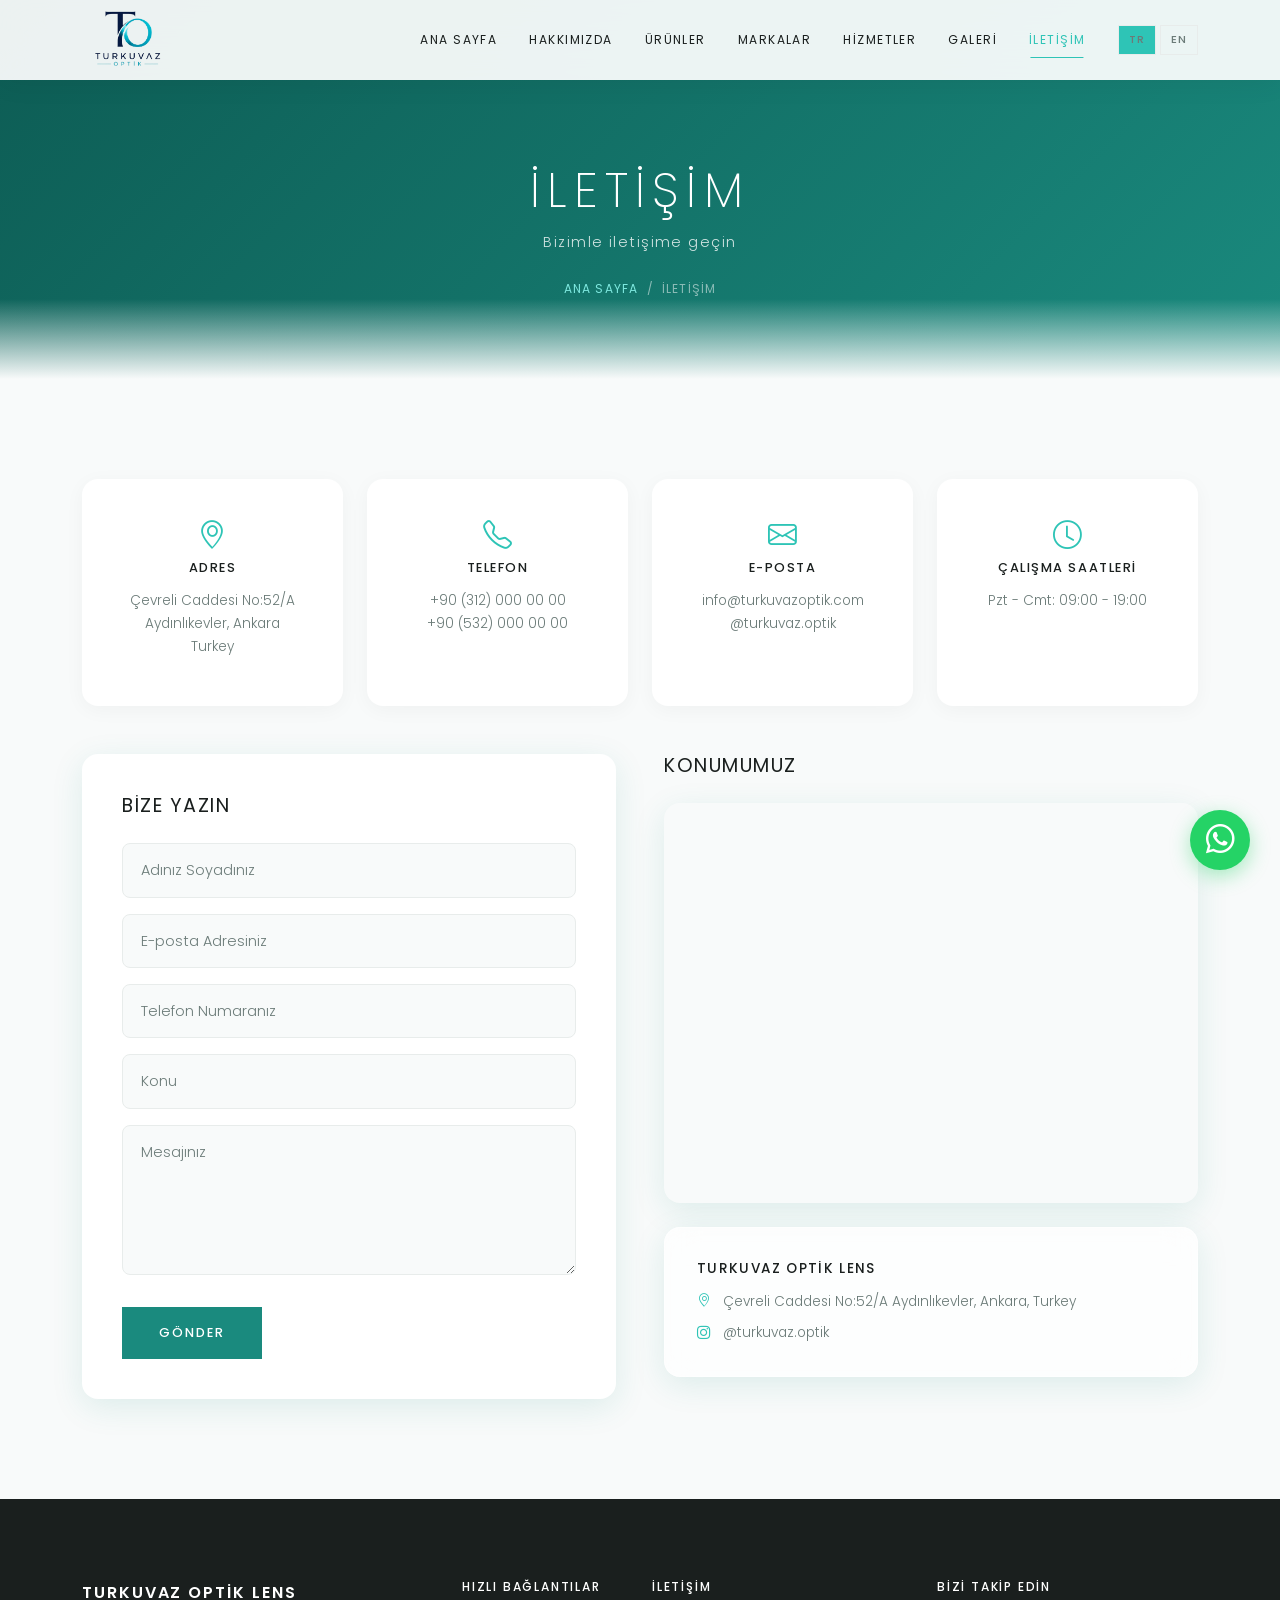
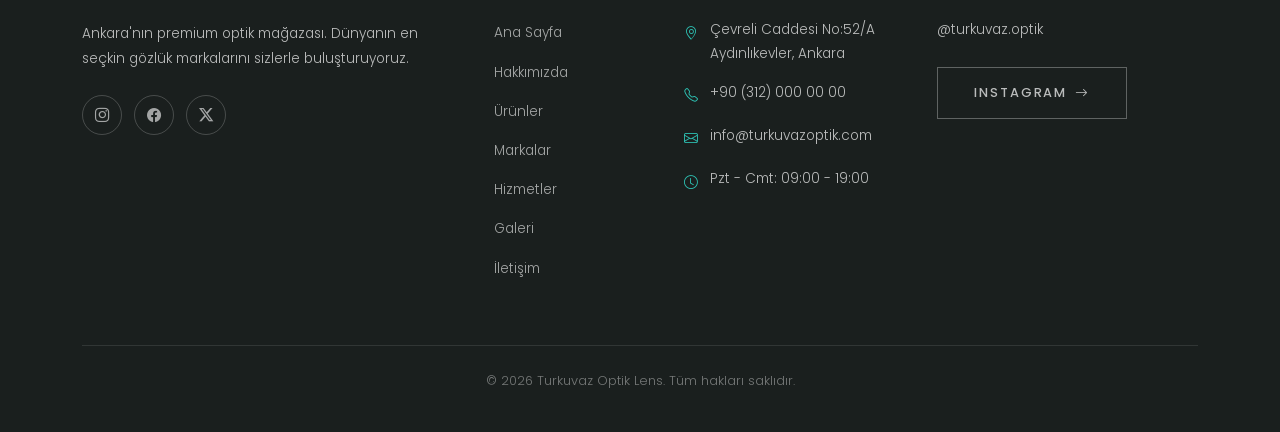
<file: contact.html>
<!DOCTYPE html>
<html lang="tr">
<head>
  <meta charset="UTF-8">
  <meta name="viewport" content="width=device-width, initial-scale=1.0">
  <meta name="description" content="Turkuvaz Optik Lens iletişim — Ankara Aydınlıkevler.">
  <title>İletişim — Turkuvaz Optik Lens</title>
  <link rel="preconnect" href="https://fonts.googleapis.com">
  <link rel="preconnect" href="https://fonts.gstatic.com" crossorigin>
  <link href="https://fonts.googleapis.com/css2?family=Poppins:wght@200;300;400;500;600&display=swap" rel="stylesheet">
  <link href="https://cdn.jsdelivr.net/npm/bootstrap@5.3.3/dist/css/bootstrap.min.css" rel="stylesheet">
  <link href="https://cdn.jsdelivr.net/npm/bootstrap-icons@1.11.3/font/bootstrap-icons.min.css" rel="stylesheet">
  <link href="css/style.css" rel="stylesheet">
  <link rel="icon" type="image/png" href="favicon.png">
</head>
<body>

  <nav class="navbar navbar-expand-lg navbar-custom inner-page">
    <div class="container">
      <a class="navbar-brand d-flex align-items-center" href="index.html">
    <img src="seffaf.png" alt="Turkuvaz Optik Logo" class="navbar-logo">
</a>
      <button class="navbar-toggler navbar-toggler-custom" type="button" data-bs-toggle="collapse" data-bs-target="#navbarNav" aria-controls="navbarNav" aria-expanded="false" aria-label="Toggle navigation">
        <span></span><span></span><span></span>
      </button>
      <div class="collapse navbar-collapse justify-content-end" id="navbarNav">
        <ul class="navbar-nav align-items-lg-center">
          <li class="nav-item"><a class="nav-link" href="index.html" data-i18n="nav.home">Ana Sayfa</a></li>
          <li class="nav-item"><a class="nav-link" href="about.html" data-i18n="nav.about">Hakkımızda</a></li>
          <li class="nav-item"><a class="nav-link" href="products.html" data-i18n="nav.products">Ürünler</a></li>
          <li class="nav-item"><a class="nav-link" href="brands.html" data-i18n="nav.brands">Markalar</a></li>
          <li class="nav-item"><a class="nav-link" href="services.html" data-i18n="nav.services">Hizmetler</a></li>
          <li class="nav-item"><a class="nav-link" href="gallery.html" data-i18n="nav.gallery">Galeri</a></li>
          <li class="nav-item"><a class="nav-link active" href="contact.html" data-i18n="nav.contact">İletişim</a></li>
        </ul>
        <div class="lang-switcher">
          <button class="lang-btn active" data-lang="tr">TR</button>
          <button class="lang-btn" data-lang="en">EN</button>
        </div>
      </div>
    </div>
  </nav>

  <header class="page-header">
    <div class="container">
      <h1 data-i18n="contact.title">İletişim</h1>
      <p data-i18n="contact.sub">Bizimle iletişime geçin</p>
      <nav class="breadcrumb-custom" aria-label="breadcrumb">
        <a href="index.html" data-i18n="nav.home">Ana Sayfa</a>
        <span>/</span>
        <span data-i18n="contact.title">İletişim</span>
      </nav>
    </div>
  </header>

  <section class="section-padding">
    <div class="container">
      <div class="row g-4 mb-5">
        <div class="col-md-6 col-lg-3 fade-in">
          <div class="contact-info-card">
            <i class="bi bi-geo-alt"></i>
            <h5 data-i18n="contact.address">Adres</h5>
            <p>Çevreli Caddesi No:52/A<br>Aydınlıkevler, Ankara<br>Turkey</p>
          </div>
        </div>
        <div class="col-md-6 col-lg-3 fade-in">
          <div class="contact-info-card">
            <i class="bi bi-telephone"></i>
            <h5 data-i18n="contact.phone">Telefon</h5>
            <p>+90 (312) 000 00 00<br>+90 (532) 000 00 00</p>
          </div>
        </div>
        <div class="col-md-6 col-lg-3 fade-in">
          <div class="contact-info-card">
            <i class="bi bi-envelope"></i>
            <h5 data-i18n="contact.email">E-posta</h5>
            <p>info@turkuvazoptik.com<br>@turkuvaz.optik</p>
          </div>
        </div>
        <div class="col-md-6 col-lg-3 fade-in">
          <div class="contact-info-card">
            <i class="bi bi-clock"></i>
            <h5 data-i18n="contact.hours">Çalışma Saatleri</h5>
            <p data-i18n="contact.hours.val">Pzt - Cmt: 09:00 - 19:00</p>
          </div>
        </div>
      </div>

      <div class="row g-5">
        <div class="col-lg-6 fade-in-left">
          <div class="contact-form">
            <h3 class="mb-4" style="font-size: 1.2rem; font-weight: 400; letter-spacing: 0.08em; text-transform: uppercase;" data-i18n="contact.form.title">Bize Yazın</h3>
            <form id="contactForm">
              <div class="mb-3">
                <input type="text" class="form-control-custom" name="name" required data-i18n-placeholder="contact.form.name" placeholder="Adınız Soyadınız">
              </div>
              <div class="mb-3">
                <input type="email" class="form-control-custom" name="email" required data-i18n-placeholder="contact.form.email" placeholder="E-posta Adresiniz">
              </div>
              <div class="mb-3">
                <input type="tel" class="form-control-custom" name="phone" data-i18n-placeholder="contact.form.phone" placeholder="Telefon Numaranız">
              </div>
              <div class="mb-3">
                <input type="text" class="form-control-custom" name="subject" required data-i18n-placeholder="contact.form.subject" placeholder="Konu">
              </div>
              <div class="mb-4">
                <textarea class="form-control-custom" name="message" required data-i18n-placeholder="contact.form.message" placeholder="Mesajınız"></textarea>
              </div>
              <button type="submit" class="btn-luxury-filled btn-luxury"><span data-i18n="contact.form.send">Gönder</span></button>
            </form>
            <div class="form-success">
              <i class="bi bi-check-circle"></i>
              <h4 data-i18n="contact.form.success">Mesajınız başarıyla gönderildi!</h4>
              <p style="color: var(--gray); font-weight: 300;" data-i18n="contact.form.success.desc">En kısa sürede size dönüş yapacağız.</p>
            </div>
          </div>
        </div>
        <div class="col-lg-6 fade-in-right">
          <h3 class="mb-4" style="font-size: 1.2rem; font-weight: 400; letter-spacing: 0.08em; text-transform: uppercase;" data-i18n="contact.map">Konumumuz</h3>
          <div class="map-container">
            <iframe
              src="https://maps.google.com/maps?q=%C3%87evreli+Caddesi+No%3A52%2FA+Ayd%C4%B1nl%C4%B1kevler+Ankara+Turkey&t=&z=16&ie=UTF8&iwloc=&output=embed"
              allowfullscreen=""
              loading="lazy"
              referrerpolicy="no-referrer-when-downgrade"
              title="Turkuvaz Optik Lens Konum">
            </iframe>
          </div>
          <div class="glass-card mt-4">
            <h5 style="font-size: 0.85rem; letter-spacing: 0.1em; text-transform: uppercase; margin-bottom: 0.75rem;">Turkuvaz Optik Lens</h5>
            <p style="font-size: 0.85rem; color: var(--gray); font-weight: 300; margin: 0;">
              <i class="bi bi-geo-alt text-turquoise me-2"></i>
              Çevreli Caddesi No:52/A Aydınlıkevler, Ankara, Turkey
            </p>
            <p style="font-size: 0.85rem; color: var(--gray); font-weight: 300; margin: 0.5rem 0 0;">
              <i class="bi bi-instagram text-turquoise me-2"></i>
              <a href="https://instagram.com/turkuvaz.optik" target="_blank" rel="noopener">@turkuvaz.optik</a>
            </p>
          </div>
        </div>
      </div>
    </div>
  </section>

  <footer class="footer">
    <div class="container">
      <div class="row g-4">
        <div class="col-lg-4">
          <div class="footer-brand">Turkuvaz Optik Lens</div>
          <p class="footer-desc" data-i18n="footer.desc">Ankara'nın premium optik mağazası. Dünyanın en seçkin gözlük markalarını sizlerle buluşturuyoruz.</p>
          <div class="social-icons">
            <a href="https://instagram.com/turkuvaz.optik" target="_blank" rel="noopener" class="social-icon"><i class="bi bi-instagram"></i></a>
            <a href="#" class="social-icon"><i class="bi bi-facebook"></i></a>
            <a href="#" class="social-icon"><i class="bi bi-twitter-x"></i></a>
          </div>
        </div>
        <div class="col-6 col-lg-2">
          <h5 data-i18n="footer.links">Hızlı Bağlantılar</h5>
          <ul class="footer-links">
            <li><a href="index.html" data-i18n="nav.home">Ana Sayfa</a></li>
            <li><a href="about.html" data-i18n="nav.about">Hakkımızda</a></li>
            <li><a href="products.html" data-i18n="nav.products">Ürünler</a></li>
            <li><a href="brands.html" data-i18n="nav.brands">Markalar</a></li>
            <li><a href="services.html" data-i18n="nav.services">Hizmetler</a></li>
            <li><a href="gallery.html" data-i18n="nav.gallery">Galeri</a></li>
            <li><a href="contact.html" data-i18n="nav.contact">İletişim</a></li>
          </ul>
        </div>
        <div class="col-6 col-lg-3">
          <h5 data-i18n="footer.contact">İletişim</h5>
          <ul class="footer-contact">
            <li><i class="bi bi-geo-alt"></i> Çevreli Caddesi No:52/A Aydınlıkevler, Ankara</li>
            <li><i class="bi bi-telephone"></i> +90 (312) 000 00 00</li>
            <li><i class="bi bi-envelope"></i> info@turkuvazoptik.com</li>
            <li><i class="bi bi-clock"></i> <span data-i18n="contact.hours.val">Pzt - Cmt: 09:00 - 19:00</span></li>
          </ul>
        </div>
        <div class="col-lg-3">
          <h5 data-i18n="footer.follow">Bizi Takip Edin</h5>
          <p class="footer-desc">@turkuvaz.optik</p>
          <a href="https://instagram.com/turkuvaz.optik" target="_blank" rel="noopener" class="btn-luxury" style="border-color: rgba(255,255,255,0.3); color: rgba(255,255,255,0.7);">
            <span>Instagram</span> <i class="bi bi-arrow-right"></i>
          </a>
        </div>
      </div>
      <div class="footer-bottom">
        <p>&copy; 2026 Turkuvaz Optik Lens. <span data-i18n="footer.rights">Tüm hakları saklıdır.</span></p>
      </div>
    </div>
  </footer>

  <a href="https://wa.me/903120000000" target="_blank" rel="noopener" class="whatsapp-float" aria-label="WhatsApp">
    <i class="bi bi-whatsapp"></i>
  </a>

  <script src="https://cdn.jsdelivr.net/npm/bootstrap@5.3.3/dist/js/bootstrap.bundle.min.js"></script>
  <script src="js/main.js"></script>
</body>
</html>
</file>
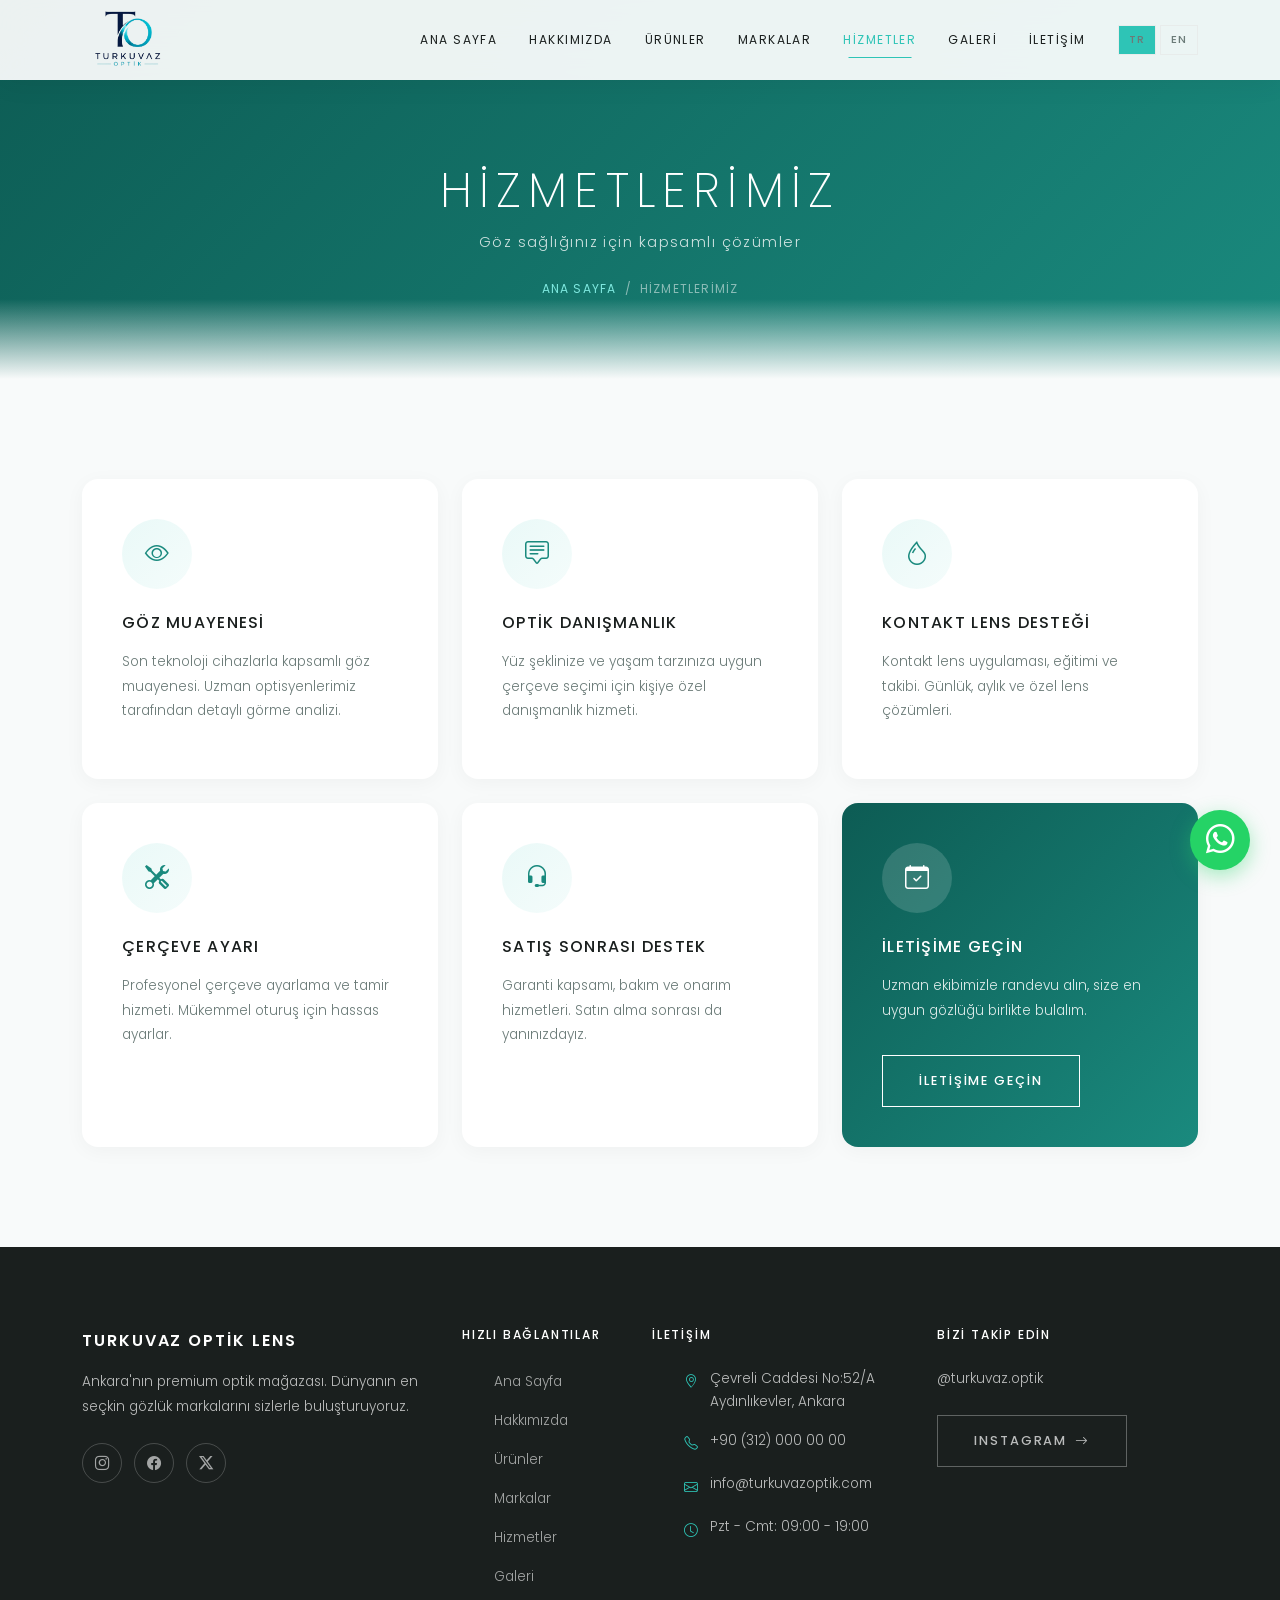
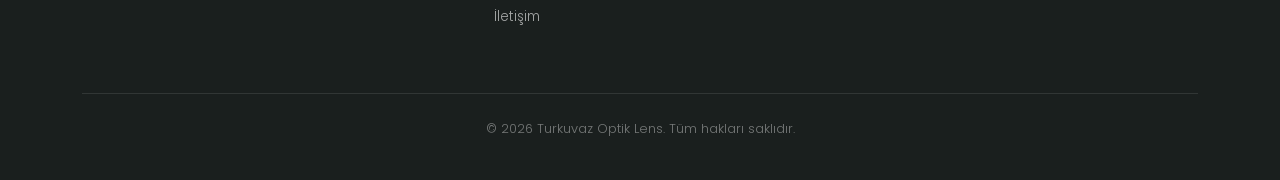
<file: services.html>
<!DOCTYPE html>
<html lang="tr">
<head>
  <meta charset="UTF-8">
  <meta name="viewport" content="width=device-width, initial-scale=1.0">
  <meta name="description" content="Turkuvaz Optik Lens hizmetleri — Göz muayenesi, optik danışmanlık ve daha fazlası.">
  <title>Hizmetler — Turkuvaz Optik Lens</title>
  <link rel="preconnect" href="https://fonts.googleapis.com">
  <link rel="preconnect" href="https://fonts.gstatic.com" crossorigin>
  <link href="https://fonts.googleapis.com/css2?family=Poppins:wght@200;300;400;500;600&display=swap" rel="stylesheet">
  <link href="https://cdn.jsdelivr.net/npm/bootstrap@5.3.3/dist/css/bootstrap.min.css" rel="stylesheet">
  <link href="https://cdn.jsdelivr.net/npm/bootstrap-icons@1.11.3/font/bootstrap-icons.min.css" rel="stylesheet">
  <link href="css/style.css" rel="stylesheet">
  <link rel="icon" type="image/png" href="favicon.png">
</head>
<body>

  <nav class="navbar navbar-expand-lg navbar-custom inner-page">
    <div class="container">
      <a class="navbar-brand d-flex align-items-center" href="index.html">
    <img src="seffaf.png" alt="Turkuvaz Optik Logo" class="navbar-logo">
</a>
      <button class="navbar-toggler navbar-toggler-custom" type="button" data-bs-toggle="collapse" data-bs-target="#navbarNav" aria-controls="navbarNav" aria-expanded="false" aria-label="Toggle navigation">
        <span></span><span></span><span></span>
      </button>
      <div class="collapse navbar-collapse justify-content-end" id="navbarNav">
        <ul class="navbar-nav align-items-lg-center">
          <li class="nav-item"><a class="nav-link" href="index.html" data-i18n="nav.home">Ana Sayfa</a></li>
          <li class="nav-item"><a class="nav-link" href="about.html" data-i18n="nav.about">Hakkımızda</a></li>
          <li class="nav-item"><a class="nav-link" href="products.html" data-i18n="nav.products">Ürünler</a></li>
          <li class="nav-item"><a class="nav-link" href="brands.html" data-i18n="nav.brands">Markalar</a></li>
          <li class="nav-item"><a class="nav-link active" href="services.html" data-i18n="nav.services">Hizmetler</a></li>
          <li class="nav-item"><a class="nav-link" href="gallery.html" data-i18n="nav.gallery">Galeri</a></li>
          <li class="nav-item"><a class="nav-link" href="contact.html" data-i18n="nav.contact">İletişim</a></li>
        </ul>
        <div class="lang-switcher">
          <button class="lang-btn active" data-lang="tr">TR</button>
          <button class="lang-btn" data-lang="en">EN</button>
        </div>
      </div>
    </div>
  </nav>

  <header class="page-header">
    <div class="container">
      <h1 data-i18n="services.title">Hizmetlerimiz</h1>
      <p data-i18n="services.sub">Göz sağlığınız için kapsamlı çözümler</p>
      <nav class="breadcrumb-custom" aria-label="breadcrumb">
        <a href="index.html" data-i18n="nav.home">Ana Sayfa</a>
        <span>/</span>
        <span data-i18n="services.title">Hizmetlerimiz</span>
      </nav>
    </div>
  </header>

  <section class="section-padding">
    <div class="container">
      <div class="row g-4">
        <div class="col-md-6 col-lg-4 fade-in">
          <div class="service-card">
            <div class="service-icon"><i class="bi bi-eye"></i></div>
            <h4 data-i18n="services.exam.title">Göz Muayenesi</h4>
            <p data-i18n="services.exam.desc">Son teknoloji cihazlarla kapsamlı göz muayenesi. Uzman optisyenlerimiz tarafından detaylı görme analizi.</p>
          </div>
        </div>
        <div class="col-md-6 col-lg-4 fade-in">
          <div class="service-card">
            <div class="service-icon"><i class="bi bi-chat-square-text"></i></div>
            <h4 data-i18n="services.consult.title">Optik Danışmanlık</h4>
            <p data-i18n="services.consult.desc">Yüz şeklinize ve yaşam tarzınıza uygun çerçeve seçimi için kişiye özel danışmanlık hizmeti.</p>
          </div>
        </div>
        <div class="col-md-6 col-lg-4 fade-in">
          <div class="service-card">
            <div class="service-icon"><i class="bi bi-droplet"></i></div>
            <h4 data-i18n="services.lens.title">Kontakt Lens Desteği</h4>
            <p data-i18n="services.lens.desc">Kontakt lens uygulaması, eğitimi ve takibi. Günlük, aylık ve özel lens çözümleri.</p>
          </div>
        </div>
        <div class="col-md-6 col-lg-4 fade-in">
          <div class="service-card">
            <div class="service-icon"><i class="bi bi-tools"></i></div>
            <h4 data-i18n="services.adjust.title">Çerçeve Ayarı</h4>
            <p data-i18n="services.adjust.desc">Profesyonel çerçeve ayarlama ve tamir hizmeti. Mükemmel oturuş için hassas ayarlar.</p>
          </div>
        </div>
        <div class="col-md-6 col-lg-4 fade-in">
          <div class="service-card">
            <div class="service-icon"><i class="bi bi-headset"></i></div>
            <h4 data-i18n="services.after.title">Satış Sonrası Destek</h4>
            <p data-i18n="services.after.desc">Garanti kapsamı, bakım ve onarım hizmetleri. Satın alma sonrası da yanınızdayız.</p>
          </div>
        </div>
        <div class="col-md-6 col-lg-4 fade-in">
          <div class="service-card" style="background: linear-gradient(135deg, var(--turquoise-deep), var(--turquoise-dark)); color: var(--white);">
            <div class="service-icon" style="background: rgba(255,255,255,0.15); color: var(--white);"><i class="bi bi-calendar-check"></i></div>
            <h4 data-i18n="cta.btn">İletişime Geçin</h4>
            <p style="color: rgba(255,255,255,0.85);" data-i18n="cta.desc">Uzman ekibimizle randevu alın, size en uygun gözlüğü birlikte bulalım.</p>
            <a href="contact.html" class="btn-luxury mt-3" style="border-color: var(--white); color: var(--white);"><span data-i18n="cta.btn">İletişime Geçin</span></a>
          </div>
        </div>
      </div>
    </div>
  </section>

  <footer class="footer">
    <div class="container">
      <div class="row g-4">
        <div class="col-lg-4">
          <div class="footer-brand">Turkuvaz Optik Lens</div>
          <p class="footer-desc" data-i18n="footer.desc">Ankara'nın premium optik mağazası. Dünyanın en seçkin gözlük markalarını sizlerle buluşturuyoruz.</p>
          <div class="social-icons">
            <a href="https://instagram.com/turkuvaz.optik" target="_blank" rel="noopener" class="social-icon"><i class="bi bi-instagram"></i></a>
            <a href="#" class="social-icon"><i class="bi bi-facebook"></i></a>
            <a href="#" class="social-icon"><i class="bi bi-twitter-x"></i></a>
          </div>
        </div>
        <div class="col-6 col-lg-2">
          <h5 data-i18n="footer.links">Hızlı Bağlantılar</h5>
          <ul class="footer-links">
            <li><a href="index.html" data-i18n="nav.home">Ana Sayfa</a></li>
            <li><a href="about.html" data-i18n="nav.about">Hakkımızda</a></li>
            <li><a href="products.html" data-i18n="nav.products">Ürünler</a></li>
            <li><a href="brands.html" data-i18n="nav.brands">Markalar</a></li>
            <li><a href="services.html" data-i18n="nav.services">Hizmetler</a></li>
            <li><a href="gallery.html" data-i18n="nav.gallery">Galeri</a></li>
            <li><a href="contact.html" data-i18n="nav.contact">İletişim</a></li>
          </ul>
        </div>
        <div class="col-6 col-lg-3">
          <h5 data-i18n="footer.contact">İletişim</h5>
          <ul class="footer-contact">
            <li><i class="bi bi-geo-alt"></i> Çevreli Caddesi No:52/A Aydınlıkevler, Ankara</li>
            <li><i class="bi bi-telephone"></i> +90 (312) 000 00 00</li>
            <li><i class="bi bi-envelope"></i> info@turkuvazoptik.com</li>
            <li><i class="bi bi-clock"></i> <span data-i18n="contact.hours.val">Pzt - Cmt: 09:00 - 19:00</span></li>
          </ul>
        </div>
        <div class="col-lg-3">
          <h5 data-i18n="footer.follow">Bizi Takip Edin</h5>
          <p class="footer-desc">@turkuvaz.optik</p>
          <a href="https://instagram.com/turkuvaz.optik" target="_blank" rel="noopener" class="btn-luxury" style="border-color: rgba(255,255,255,0.3); color: rgba(255,255,255,0.7);">
            <span>Instagram</span> <i class="bi bi-arrow-right"></i>
          </a>
        </div>
      </div>
      <div class="footer-bottom">
        <p>&copy; 2026 Turkuvaz Optik Lens. <span data-i18n="footer.rights">Tüm hakları saklıdır.</span></p>
      </div>
    </div>
  </footer>

  <a href="https://wa.me/903120000000" target="_blank" rel="noopener" class="whatsapp-float" aria-label="WhatsApp">
    <i class="bi bi-whatsapp"></i>
  </a>

  <script src="https://cdn.jsdelivr.net/npm/bootstrap@5.3.3/dist/js/bootstrap.bundle.min.js"></script>
  <script src="js/main.js"></script>
</body>
</html>
</file>
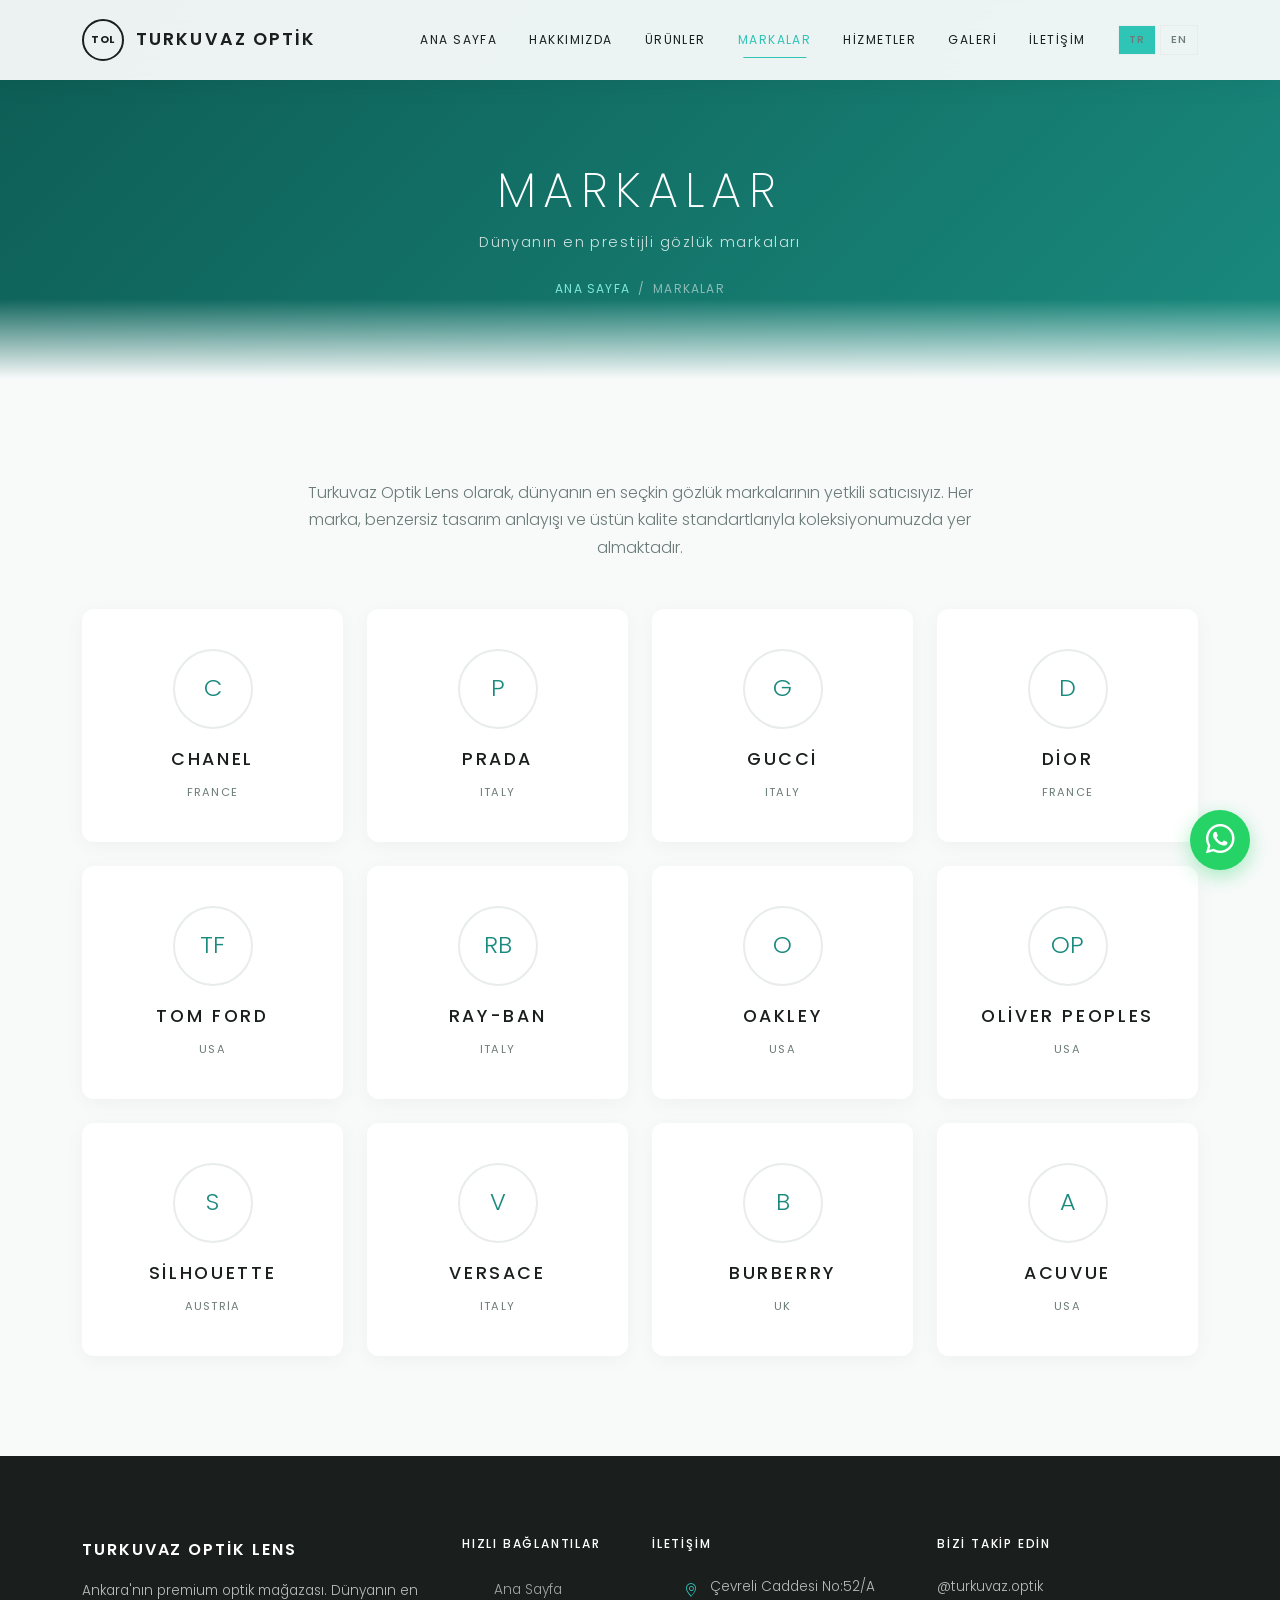
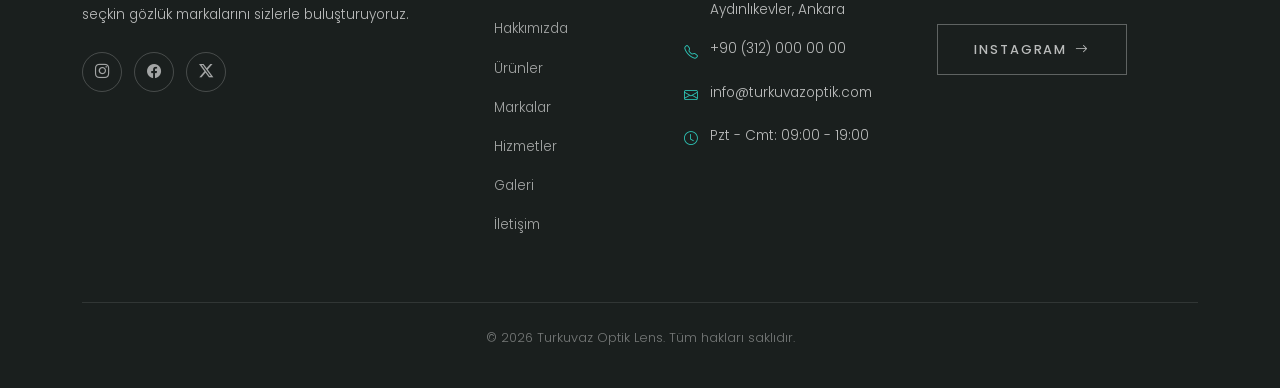
<file: gozlukcu/brands.html>
<!DOCTYPE html>
<html lang="tr">
<head>
  <meta charset="UTF-8">
  <meta name="viewport" content="width=device-width, initial-scale=1.0">
  <meta name="description" content="Turkuvaz Optik Lens markaları — Dünyanın en prestijli gözlük markaları.">
  <title>Markalar — Turkuvaz Optik Lens</title>
  <link rel="preconnect" href="https://fonts.googleapis.com">
  <link rel="preconnect" href="https://fonts.gstatic.com" crossorigin>
  <link href="https://fonts.googleapis.com/css2?family=Poppins:wght@200;300;400;500;600&display=swap" rel="stylesheet">
  <link href="https://cdn.jsdelivr.net/npm/bootstrap@5.3.3/dist/css/bootstrap.min.css" rel="stylesheet">
  <link href="https://cdn.jsdelivr.net/npm/bootstrap-icons@1.11.3/font/bootstrap-icons.min.css" rel="stylesheet">
  <link href="css/style.css" rel="stylesheet">
</head>
<body>

  <nav class="navbar navbar-expand-lg navbar-custom inner-page">
    <div class="container">
      <a class="navbar-brand d-flex align-items-center" href="index.html">
        <div class="logo-placeholder">TOL</div>
        Turkuvaz Optik
      </a>
      <button class="navbar-toggler navbar-toggler-custom" type="button" data-bs-toggle="collapse" data-bs-target="#navbarNav" aria-controls="navbarNav" aria-expanded="false" aria-label="Toggle navigation">
        <span></span><span></span><span></span>
      </button>
      <div class="collapse navbar-collapse justify-content-end" id="navbarNav">
        <ul class="navbar-nav align-items-lg-center">
          <li class="nav-item"><a class="nav-link" href="index.html" data-i18n="nav.home">Ana Sayfa</a></li>
          <li class="nav-item"><a class="nav-link" href="about.html" data-i18n="nav.about">Hakkımızda</a></li>
          <li class="nav-item"><a class="nav-link" href="products.html" data-i18n="nav.products">Ürünler</a></li>
          <li class="nav-item"><a class="nav-link active" href="brands.html" data-i18n="nav.brands">Markalar</a></li>
          <li class="nav-item"><a class="nav-link" href="services.html" data-i18n="nav.services">Hizmetler</a></li>
          <li class="nav-item"><a class="nav-link" href="gallery.html" data-i18n="nav.gallery">Galeri</a></li>
          <li class="nav-item"><a class="nav-link" href="contact.html" data-i18n="nav.contact">İletişim</a></li>
        </ul>
        <div class="lang-switcher">
          <button class="lang-btn active" data-lang="tr">TR</button>
          <button class="lang-btn" data-lang="en">EN</button>
        </div>
      </div>
    </div>
  </nav>

  <header class="page-header">
    <div class="container">
      <h1 data-i18n="brands.title">Markalar</h1>
      <p data-i18n="brands.sub">Dünyanın en prestijli gözlük markaları</p>
      <nav class="breadcrumb-custom" aria-label="breadcrumb">
        <a href="index.html" data-i18n="nav.home">Ana Sayfa</a>
        <span>/</span>
        <span data-i18n="brands.title">Markalar</span>
      </nav>
    </div>
  </header>

  <section class="section-padding">
    <div class="container">
      <div class="text-center mb-5 fade-in">
        <p style="max-width: 700px; margin: 0 auto; color: var(--gray); font-weight: 300;" data-i18n="brands.desc">Turkuvaz Optik Lens olarak, dünyanın en seçkin gözlük markalarının yetkili satıcısıyız. Her marka, benzersiz tasarım anlayışı ve üstün kalite standartlarıyla koleksiyonumuzda yer almaktadır.</p>
      </div>
      <div class="row g-4">
        <div class="col-6 col-md-4 col-lg-3 fade-in">
          <div class="brand-logo-card">
            <div class="brand-logo-placeholder">C</div>
            <div class="brand-name">Chanel</div>
            <div class="brand-origin">France</div>
          </div>
        </div>
        <div class="col-6 col-md-4 col-lg-3 fade-in">
          <div class="brand-logo-card">
            <div class="brand-logo-placeholder">P</div>
            <div class="brand-name">Prada</div>
            <div class="brand-origin">Italy</div>
          </div>
        </div>
        <div class="col-6 col-md-4 col-lg-3 fade-in">
          <div class="brand-logo-card">
            <div class="brand-logo-placeholder">G</div>
            <div class="brand-name">Gucci</div>
            <div class="brand-origin">Italy</div>
          </div>
        </div>
        <div class="col-6 col-md-4 col-lg-3 fade-in">
          <div class="brand-logo-card">
            <div class="brand-logo-placeholder">D</div>
            <div class="brand-name">Dior</div>
            <div class="brand-origin">France</div>
          </div>
        </div>
        <div class="col-6 col-md-4 col-lg-3 fade-in">
          <div class="brand-logo-card">
            <div class="brand-logo-placeholder">TF</div>
            <div class="brand-name">Tom Ford</div>
            <div class="brand-origin">USA</div>
          </div>
        </div>
        <div class="col-6 col-md-4 col-lg-3 fade-in">
          <div class="brand-logo-card">
            <div class="brand-logo-placeholder">RB</div>
            <div class="brand-name">Ray-Ban</div>
            <div class="brand-origin">Italy</div>
          </div>
        </div>
        <div class="col-6 col-md-4 col-lg-3 fade-in">
          <div class="brand-logo-card">
            <div class="brand-logo-placeholder">O</div>
            <div class="brand-name">Oakley</div>
            <div class="brand-origin">USA</div>
          </div>
        </div>
        <div class="col-6 col-md-4 col-lg-3 fade-in">
          <div class="brand-logo-card">
            <div class="brand-logo-placeholder">OP</div>
            <div class="brand-name">Oliver Peoples</div>
            <div class="brand-origin">USA</div>
          </div>
        </div>
        <div class="col-6 col-md-4 col-lg-3 fade-in">
          <div class="brand-logo-card">
            <div class="brand-logo-placeholder">S</div>
            <div class="brand-name">Silhouette</div>
            <div class="brand-origin">Austria</div>
          </div>
        </div>
        <div class="col-6 col-md-4 col-lg-3 fade-in">
          <div class="brand-logo-card">
            <div class="brand-logo-placeholder">V</div>
            <div class="brand-name">Versace</div>
            <div class="brand-origin">Italy</div>
          </div>
        </div>
        <div class="col-6 col-md-4 col-lg-3 fade-in">
          <div class="brand-logo-card">
            <div class="brand-logo-placeholder">B</div>
            <div class="brand-name">Burberry</div>
            <div class="brand-origin">UK</div>
          </div>
        </div>
        <div class="col-6 col-md-4 col-lg-3 fade-in">
          <div class="brand-logo-card">
            <div class="brand-logo-placeholder">A</div>
            <div class="brand-name">Acuvue</div>
            <div class="brand-origin">USA</div>
          </div>
        </div>
      </div>
    </div>
  </section>

  <footer class="footer">
    <div class="container">
      <div class="row g-4">
        <div class="col-lg-4">
          <div class="footer-brand">Turkuvaz Optik Lens</div>
          <p class="footer-desc" data-i18n="footer.desc">Ankara'nın premium optik mağazası. Dünyanın en seçkin gözlük markalarını sizlerle buluşturuyoruz.</p>
          <div class="social-icons">
            <a href="https://instagram.com/turkuvaz.optik" target="_blank" rel="noopener" class="social-icon"><i class="bi bi-instagram"></i></a>
            <a href="#" class="social-icon"><i class="bi bi-facebook"></i></a>
            <a href="#" class="social-icon"><i class="bi bi-twitter-x"></i></a>
          </div>
        </div>
        <div class="col-6 col-lg-2">
          <h5 data-i18n="footer.links">Hızlı Bağlantılar</h5>
          <ul class="footer-links">
            <li><a href="index.html" data-i18n="nav.home">Ana Sayfa</a></li>
            <li><a href="about.html" data-i18n="nav.about">Hakkımızda</a></li>
            <li><a href="products.html" data-i18n="nav.products">Ürünler</a></li>
            <li><a href="brands.html" data-i18n="nav.brands">Markalar</a></li>
            <li><a href="services.html" data-i18n="nav.services">Hizmetler</a></li>
            <li><a href="gallery.html" data-i18n="nav.gallery">Galeri</a></li>
            <li><a href="contact.html" data-i18n="nav.contact">İletişim</a></li>
          </ul>
        </div>
        <div class="col-6 col-lg-3">
          <h5 data-i18n="footer.contact">İletişim</h5>
          <ul class="footer-contact">
            <li><i class="bi bi-geo-alt"></i> Çevreli Caddesi No:52/A Aydınlıkevler, Ankara</li>
            <li><i class="bi bi-telephone"></i> +90 (312) 000 00 00</li>
            <li><i class="bi bi-envelope"></i> info@turkuvazoptik.com</li>
            <li><i class="bi bi-clock"></i> <span data-i18n="contact.hours.val">Pzt - Cmt: 09:00 - 19:00</span></li>
          </ul>
        </div>
        <div class="col-lg-3">
          <h5 data-i18n="footer.follow">Bizi Takip Edin</h5>
          <p class="footer-desc">@turkuvaz.optik</p>
          <a href="https://instagram.com/turkuvaz.optik" target="_blank" rel="noopener" class="btn-luxury" style="border-color: rgba(255,255,255,0.3); color: rgba(255,255,255,0.7);">
            <span>Instagram</span> <i class="bi bi-arrow-right"></i>
          </a>
        </div>
      </div>
      <div class="footer-bottom">
        <p>&copy; 2026 Turkuvaz Optik Lens. <span data-i18n="footer.rights">Tüm hakları saklıdır.</span></p>
      </div>
    </div>
  </footer>

  <a href="https://wa.me/903120000000" target="_blank" rel="noopener" class="whatsapp-float" aria-label="WhatsApp">
    <i class="bi bi-whatsapp"></i>
  </a>

  <script src="https://cdn.jsdelivr.net/npm/bootstrap@5.3.3/dist/js/bootstrap.bundle.min.js"></script>
  <script src="js/main.js"></script>
</body>
</html>
</file>
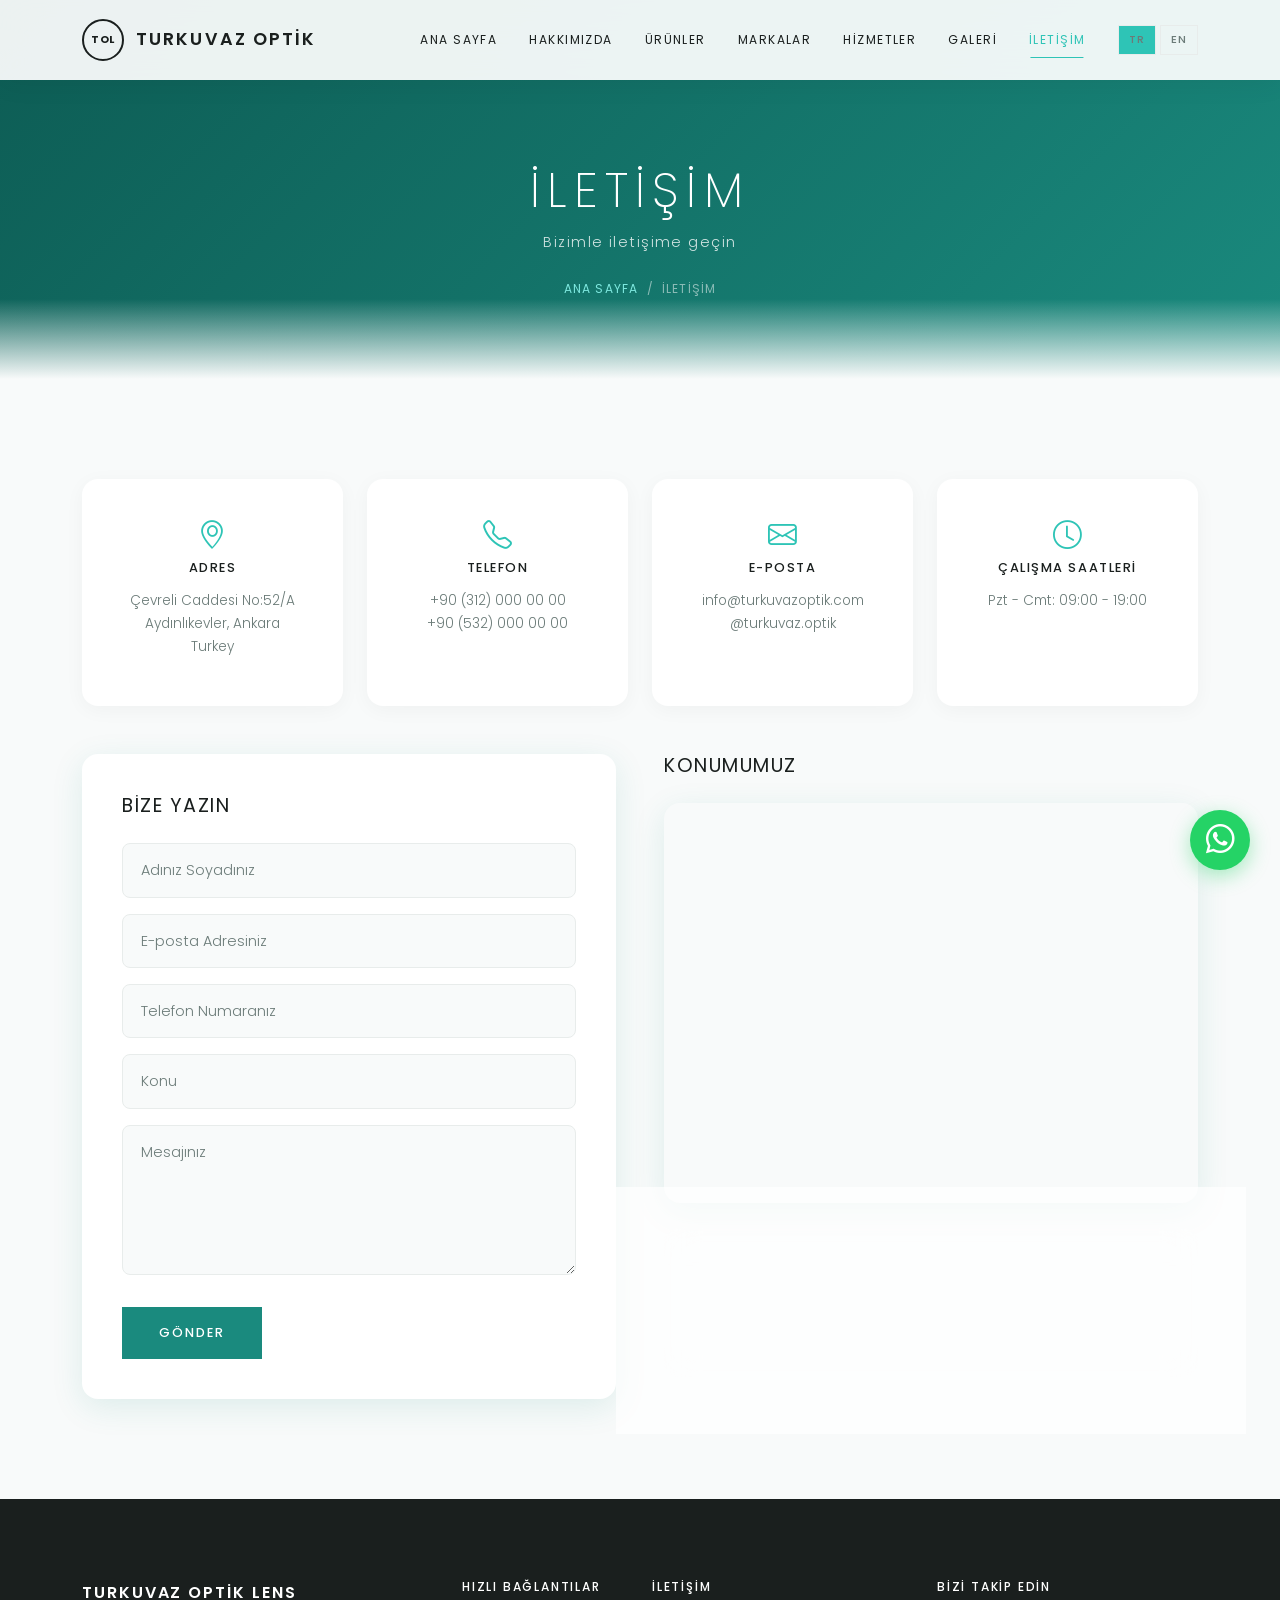
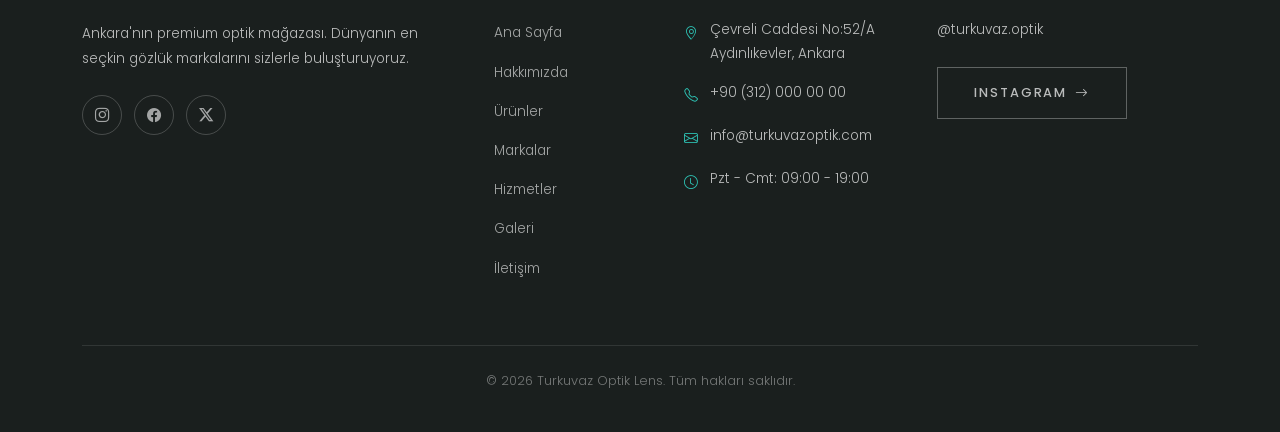
<file: gozlukcu/contact.html>
<!DOCTYPE html>
<html lang="tr">
<head>
  <meta charset="UTF-8">
  <meta name="viewport" content="width=device-width, initial-scale=1.0">
  <meta name="description" content="Turkuvaz Optik Lens iletişim — Ankara Aydınlıkevler.">
  <title>İletişim — Turkuvaz Optik Lens</title>
  <link rel="preconnect" href="https://fonts.googleapis.com">
  <link rel="preconnect" href="https://fonts.gstatic.com" crossorigin>
  <link href="https://fonts.googleapis.com/css2?family=Poppins:wght@200;300;400;500;600&display=swap" rel="stylesheet">
  <link href="https://cdn.jsdelivr.net/npm/bootstrap@5.3.3/dist/css/bootstrap.min.css" rel="stylesheet">
  <link href="https://cdn.jsdelivr.net/npm/bootstrap-icons@1.11.3/font/bootstrap-icons.min.css" rel="stylesheet">
  <link href="css/style.css" rel="stylesheet">
</head>
<body>

  <nav class="navbar navbar-expand-lg navbar-custom inner-page">
    <div class="container">
      <a class="navbar-brand d-flex align-items-center" href="index.html">
        <div class="logo-placeholder">TOL</div>
        Turkuvaz Optik
      </a>
      <button class="navbar-toggler navbar-toggler-custom" type="button" data-bs-toggle="collapse" data-bs-target="#navbarNav" aria-controls="navbarNav" aria-expanded="false" aria-label="Toggle navigation">
        <span></span><span></span><span></span>
      </button>
      <div class="collapse navbar-collapse justify-content-end" id="navbarNav">
        <ul class="navbar-nav align-items-lg-center">
          <li class="nav-item"><a class="nav-link" href="index.html" data-i18n="nav.home">Ana Sayfa</a></li>
          <li class="nav-item"><a class="nav-link" href="about.html" data-i18n="nav.about">Hakkımızda</a></li>
          <li class="nav-item"><a class="nav-link" href="products.html" data-i18n="nav.products">Ürünler</a></li>
          <li class="nav-item"><a class="nav-link" href="brands.html" data-i18n="nav.brands">Markalar</a></li>
          <li class="nav-item"><a class="nav-link" href="services.html" data-i18n="nav.services">Hizmetler</a></li>
          <li class="nav-item"><a class="nav-link" href="gallery.html" data-i18n="nav.gallery">Galeri</a></li>
          <li class="nav-item"><a class="nav-link active" href="contact.html" data-i18n="nav.contact">İletişim</a></li>
        </ul>
        <div class="lang-switcher">
          <button class="lang-btn active" data-lang="tr">TR</button>
          <button class="lang-btn" data-lang="en">EN</button>
        </div>
      </div>
    </div>
  </nav>

  <header class="page-header">
    <div class="container">
      <h1 data-i18n="contact.title">İletişim</h1>
      <p data-i18n="contact.sub">Bizimle iletişime geçin</p>
      <nav class="breadcrumb-custom" aria-label="breadcrumb">
        <a href="index.html" data-i18n="nav.home">Ana Sayfa</a>
        <span>/</span>
        <span data-i18n="contact.title">İletişim</span>
      </nav>
    </div>
  </header>

  <section class="section-padding">
    <div class="container">
      <div class="row g-4 mb-5">
        <div class="col-md-6 col-lg-3 fade-in">
          <div class="contact-info-card">
            <i class="bi bi-geo-alt"></i>
            <h5 data-i18n="contact.address">Adres</h5>
            <p>Çevreli Caddesi No:52/A<br>Aydınlıkevler, Ankara<br>Turkey</p>
          </div>
        </div>
        <div class="col-md-6 col-lg-3 fade-in">
          <div class="contact-info-card">
            <i class="bi bi-telephone"></i>
            <h5 data-i18n="contact.phone">Telefon</h5>
            <p>+90 (312) 000 00 00<br>+90 (532) 000 00 00</p>
          </div>
        </div>
        <div class="col-md-6 col-lg-3 fade-in">
          <div class="contact-info-card">
            <i class="bi bi-envelope"></i>
            <h5 data-i18n="contact.email">E-posta</h5>
            <p>info@turkuvazoptik.com<br>@turkuvaz.optik</p>
          </div>
        </div>
        <div class="col-md-6 col-lg-3 fade-in">
          <div class="contact-info-card">
            <i class="bi bi-clock"></i>
            <h5 data-i18n="contact.hours">Çalışma Saatleri</h5>
            <p data-i18n="contact.hours.val">Pzt - Cmt: 09:00 - 19:00</p>
          </div>
        </div>
      </div>

      <div class="row g-5">
        <div class="col-lg-6 fade-in-left">
          <div class="contact-form">
            <h3 class="mb-4" style="font-size: 1.2rem; font-weight: 400; letter-spacing: 0.08em; text-transform: uppercase;" data-i18n="contact.form.title">Bize Yazın</h3>
            <form id="contactForm">
              <div class="mb-3">
                <input type="text" class="form-control-custom" name="name" required data-i18n-placeholder="contact.form.name" placeholder="Adınız Soyadınız">
              </div>
              <div class="mb-3">
                <input type="email" class="form-control-custom" name="email" required data-i18n-placeholder="contact.form.email" placeholder="E-posta Adresiniz">
              </div>
              <div class="mb-3">
                <input type="tel" class="form-control-custom" name="phone" data-i18n-placeholder="contact.form.phone" placeholder="Telefon Numaranız">
              </div>
              <div class="mb-3">
                <input type="text" class="form-control-custom" name="subject" required data-i18n-placeholder="contact.form.subject" placeholder="Konu">
              </div>
              <div class="mb-4">
                <textarea class="form-control-custom" name="message" required data-i18n-placeholder="contact.form.message" placeholder="Mesajınız"></textarea>
              </div>
              <button type="submit" class="btn-luxury-filled btn-luxury"><span data-i18n="contact.form.send">Gönder</span></button>
            </form>
            <div class="form-success">
              <i class="bi bi-check-circle"></i>
              <h4 data-i18n="contact.form.success">Mesajınız başarıyla gönderildi!</h4>
              <p style="color: var(--gray); font-weight: 300;" data-i18n="contact.form.success.desc">En kısa sürede size dönüş yapacağız.</p>
            </div>
          </div>
        </div>
        <div class="col-lg-6 fade-in-right">
          <h3 class="mb-4" style="font-size: 1.2rem; font-weight: 400; letter-spacing: 0.08em; text-transform: uppercase;" data-i18n="contact.map">Konumumuz</h3>
          <div class="map-container">
            <iframe
              src="https://maps.google.com/maps?q=%C3%87evreli+Caddesi+No%3A52%2FA+Ayd%C4%B1nl%C4%B1kevler+Ankara+Turkey&t=&z=16&ie=UTF8&iwloc=&output=embed"
              allowfullscreen=""
              loading="lazy"
              referrerpolicy="no-referrer-when-downgrade"
              title="Turkuvaz Optik Lens Konum">
            </iframe>
          </div>
          <div class="glass-card mt-4">
            <h5 style="font-size: 0.85rem; letter-spacing: 0.1em; text-transform: uppercase; margin-bottom: 0.75rem;">Turkuvaz Optik Lens</h5>
            <p style="font-size: 0.85rem; color: var(--gray); font-weight: 300; margin: 0;">
              <i class="bi bi-geo-alt text-turquoise me-2"></i>
              Çevreli Caddesi No:52/A Aydınlıkevler, Ankara, Turkey
            </p>
            <p style="font-size: 0.85rem; color: var(--gray); font-weight: 300; margin: 0.5rem 0 0;">
              <i class="bi bi-instagram text-turquoise me-2"></i>
              <a href="https://instagram.com/turkuvaz.optik" target="_blank" rel="noopener">@turkuvaz.optik</a>
            </p>
          </div>
        </div>
      </div>
    </div>
  </section>

  <footer class="footer">
    <div class="container">
      <div class="row g-4">
        <div class="col-lg-4">
          <div class="footer-brand">Turkuvaz Optik Lens</div>
          <p class="footer-desc" data-i18n="footer.desc">Ankara'nın premium optik mağazası. Dünyanın en seçkin gözlük markalarını sizlerle buluşturuyoruz.</p>
          <div class="social-icons">
            <a href="https://instagram.com/turkuvaz.optik" target="_blank" rel="noopener" class="social-icon"><i class="bi bi-instagram"></i></a>
            <a href="#" class="social-icon"><i class="bi bi-facebook"></i></a>
            <a href="#" class="social-icon"><i class="bi bi-twitter-x"></i></a>
          </div>
        </div>
        <div class="col-6 col-lg-2">
          <h5 data-i18n="footer.links">Hızlı Bağlantılar</h5>
          <ul class="footer-links">
            <li><a href="index.html" data-i18n="nav.home">Ana Sayfa</a></li>
            <li><a href="about.html" data-i18n="nav.about">Hakkımızda</a></li>
            <li><a href="products.html" data-i18n="nav.products">Ürünler</a></li>
            <li><a href="brands.html" data-i18n="nav.brands">Markalar</a></li>
            <li><a href="services.html" data-i18n="nav.services">Hizmetler</a></li>
            <li><a href="gallery.html" data-i18n="nav.gallery">Galeri</a></li>
            <li><a href="contact.html" data-i18n="nav.contact">İletişim</a></li>
          </ul>
        </div>
        <div class="col-6 col-lg-3">
          <h5 data-i18n="footer.contact">İletişim</h5>
          <ul class="footer-contact">
            <li><i class="bi bi-geo-alt"></i> Çevreli Caddesi No:52/A Aydınlıkevler, Ankara</li>
            <li><i class="bi bi-telephone"></i> +90 (312) 000 00 00</li>
            <li><i class="bi bi-envelope"></i> info@turkuvazoptik.com</li>
            <li><i class="bi bi-clock"></i> <span data-i18n="contact.hours.val">Pzt - Cmt: 09:00 - 19:00</span></li>
          </ul>
        </div>
        <div class="col-lg-3">
          <h5 data-i18n="footer.follow">Bizi Takip Edin</h5>
          <p class="footer-desc">@turkuvaz.optik</p>
          <a href="https://instagram.com/turkuvaz.optik" target="_blank" rel="noopener" class="btn-luxury" style="border-color: rgba(255,255,255,0.3); color: rgba(255,255,255,0.7);">
            <span>Instagram</span> <i class="bi bi-arrow-right"></i>
          </a>
        </div>
      </div>
      <div class="footer-bottom">
        <p>&copy; 2026 Turkuvaz Optik Lens. <span data-i18n="footer.rights">Tüm hakları saklıdır.</span></p>
      </div>
    </div>
  </footer>

  <a href="https://wa.me/903120000000" target="_blank" rel="noopener" class="whatsapp-float" aria-label="WhatsApp">
    <i class="bi bi-whatsapp"></i>
  </a>

  <script src="https://cdn.jsdelivr.net/npm/bootstrap@5.3.3/dist/js/bootstrap.bundle.min.js"></script>
  <script src="js/main.js"></script>
</body>
</html>
</file>
<file: css/style.css>
/* ============================================
   Turkuvaz Optik Lens — Premium Stylesheet
   ============================================ */

:root {
  --turquoise: #2ec4b6;
  --turquoise-light: #7ee8df;
  --turquoise-dark: #1a8a7e;
  --turquoise-deep: #0d5c54;
  --gold: #c9a962;
  --gold-light: #e8d5a3;
  --white: #ffffff;
  --off-white: #f8fafa;
  --cream: #f5f7f7;
  --charcoal: #1a1f1e;
  --gray: #6b7b78;
  --gray-light: #e8eceb;
  --glass-bg: rgba(255, 255, 255, 0.12);
  --glass-border: rgba(255, 255, 255, 0.25);
  --shadow-soft: 0 8px 32px rgba(26, 138, 126, 0.12);
  --shadow-luxury: 0 20px 60px rgba(13, 92, 84, 0.18);
  --transition: all 0.4s cubic-bezier(0.25, 0.46, 0.45, 0.94);
  --font-primary: 'Poppins', sans-serif;
  --navbar-height: 80px;
}

/* ---- Reset & Base ---- */
*,
*::before,
*::after {
  box-sizing: border-box;
  margin: 0;
  padding: 0;
}

html {
  scroll-behavior: smooth;
}

body {
  font-family: var(--font-primary);
  color: var(--charcoal);
  background-color: var(--off-white);
  line-height: 1.7;
  overflow-x: hidden;
}

img {
  max-width: 100%;
  height: auto;
  display: block;
}

a {
  text-decoration: none;
  color: inherit;
  transition: var(--transition);
}

ul {
  list-style: none;
}

h1, h2, h3, h4, h5, h6 {
  font-weight: 500;
  line-height: 1.3;
  letter-spacing: 0.02em;
}

.section-padding {
  padding: 100px 0;
}

.section-title {
  font-size: clamp(1.8rem, 4vw, 2.8rem);
  font-weight: 300;
  color: var(--charcoal);
  margin-bottom: 0.5rem;
  letter-spacing: 0.08em;
  text-transform: uppercase;
}

.section-subtitle {
  font-size: 0.95rem;
  color: var(--gray);
  font-weight: 300;
  letter-spacing: 0.15em;
  text-transform: uppercase;
  margin-bottom: 3rem;
}

.section-divider {
  width: 60px;
  height: 2px;
  background: linear-gradient(90deg, var(--turquoise), var(--gold));
  margin: 1rem 0 2rem;
}

.text-turquoise {
  color: var(--turquoise);
}

/* ---- Buttons ---- */
.btn-luxury {
  display: inline-flex;
  align-items: center;
  gap: 0.5rem;
  padding: 14px 36px;
  font-size: 0.8rem;
  font-weight: 500;
  letter-spacing: 0.15em;
  text-transform: uppercase;
  border: 1px solid var(--charcoal);
  background: transparent;
  color: var(--charcoal);
  cursor: pointer;
  transition: var(--transition);
  position: relative;
  overflow: hidden;
}

.btn-luxury::before {
  content: '';
  position: absolute;
  inset: 0;
  background: var(--charcoal);
  transform: scaleX(0);
  transform-origin: right;
  transition: transform 0.4s ease;
  z-index: 0;
}

.btn-luxury span,
.btn-luxury i {
  position: relative;
  z-index: 1;
}

.btn-luxury:hover {
  color: var(--white);
  border-color: var(--charcoal);
}

.btn-luxury:hover::before {
  transform: scaleX(1);
  transform-origin: left;
}

.btn-luxury-filled {
  background: var(--turquoise-dark);
  border-color: var(--turquoise-dark);
  color: var(--white);
}

.btn-luxury-filled::before {
  background: var(--turquoise-deep);
}

.btn-luxury-filled:hover {
  color: var(--white);
  border-color: var(--turquoise-deep);
}

/* ---- Navbar ---- */
.navbar-custom {
  position: fixed;
  top: 0;
  left: 0;
  right: 0;
  z-index: 1050;
  padding: 0;
  height: var(--navbar-height);
  transition: var(--transition);
  background: transparent;
}

.navbar-custom.scrolled {
  background: rgba(255, 255, 255, 0.92);
  backdrop-filter: blur(20px);
  -webkit-backdrop-filter: blur(20px);
  box-shadow: 0 2px 30px rgba(0, 0, 0, 0.06);
}

.navbar-custom .navbar-brand {
  font-size: 1.1rem;
  font-weight: 600;
  letter-spacing: 0.12em;
  text-transform: uppercase;
  color: var(--white);
  transition: var(--transition);
}

.navbar-custom.scrolled .navbar-brand,
.navbar-custom.inner-page .navbar-brand {
  color: var(--charcoal);
}

.logo-placeholder {
  width: 42px;
  height: 42px;
  border: 2px solid currentColor;
  border-radius: 50%;
  display: flex;
  align-items: center;
  justify-content: center;
  font-size: 0.65rem;
  font-weight: 700;
  letter-spacing: 0.05em;
  margin-right: 12px;
}

.navbar-custom .nav-link {
  font-size: 0.75rem;
  font-weight: 400;
  letter-spacing: 0.12em;
  text-transform: uppercase;
  color: rgba(255, 255, 255, 0.85);
  padding: 0.5rem 1rem !important;
  position: relative;
}

.navbar-custom.scrolled .nav-link,
.navbar-custom.inner-page .nav-link {
  color: var(--charcoal);
}

.navbar-custom .nav-link::after {
  content: '';
  position: absolute;
  bottom: 0;
  left: 50%;
  width: 0;
  height: 1px;
  background: var(--turquoise);
  transition: var(--transition);
  transform: translateX(-50%);
}

.navbar-custom .nav-link:hover::after,
.navbar-custom .nav-link.active::after {
  width: 60%;
}

.navbar-custom .nav-link:hover,
.navbar-custom .nav-link.active {
  color: var(--turquoise);
}

.navbar-custom.scrolled .nav-link:hover,
.navbar-custom.inner-page .nav-link:hover {
  color: var(--turquoise-dark);
}

/* Language Switcher */
.lang-switcher {
  display: flex;
  align-items: center;
  gap: 4px;
  margin-left: 1rem;
}

.lang-btn {
  background: none;
  border: 1px solid rgba(255, 255, 255, 0.4);
  color: rgba(255, 255, 255, 0.7);
  font-size: 0.7rem;
  font-weight: 500;
  letter-spacing: 0.1em;
  padding: 4px 10px;
  cursor: pointer;
  transition: var(--transition);
  font-family: var(--font-primary);
}

.navbar-custom.scrolled .lang-btn,
.navbar-custom.inner-page .lang-btn {
  border-color: var(--gray-light);
  color: var(--gray);
}

.lang-btn.active {
  background: var(--turquoise);
  border-color: var(--turquoise);
  color: var(--white);
}

.lang-btn:hover:not(.active) {
  border-color: var(--turquoise);
  color: var(--turquoise);
}

.navbar-logo {
    width: 90px;
    height: 90px;
    object-fit: contain;
    margin-right: 12px;
}

.navbar-toggler-custom {
  border: none;
  padding: 0;
  width: 30px;
  height: 22px;
  position: relative;
  background: none;
}

.navbar-toggler-custom span {
  display: block;
  width: 100%;
  height: 2px;
  background: var(--white);
  transition: var(--transition);
  position: absolute;
  left: 0;
}

.navbar-custom.scrolled .navbar-toggler-custom span,
.navbar-custom.inner-page .navbar-toggler-custom span {
  background: var(--charcoal);
}

.navbar-toggler-custom span:nth-child(1) { top: 0; }
.navbar-toggler-custom span:nth-child(2) { top: 50%; transform: translateY(-50%); }
.navbar-toggler-custom span:nth-child(3) { bottom: 0; }

.navbar-toggler-custom[aria-expanded="true"] span:nth-child(1) {
  top: 50%;
  transform: translateY(-50%) rotate(45deg);
}

.navbar-toggler-custom[aria-expanded="true"] span:nth-child(2) {
  opacity: 0;
}

.navbar-toggler-custom[aria-expanded="true"] span:nth-child(3) {
  bottom: 50%;
  transform: translateY(50%) rotate(-45deg);
}

/* Mobile menu */
@media (max-width: 991.98px) {
  .navbar-custom .navbar-collapse {
    background: rgba(255, 255, 255, 0.97);
    backdrop-filter: blur(20px);
    padding: 1.5rem;
    margin-top: 1rem;
    border-radius: 12px;
    box-shadow: var(--shadow-soft);
  }

  .navbar-custom .nav-link {
    color: var(--charcoal) !important;
    padding: 0.75rem 0 !important;
  }

  .lang-switcher {
    margin-left: 0;
    margin-top: 1rem;
  }

  .lang-btn {
    border-color: var(--gray-light);
    color: var(--gray);
  }
}

/* ---- Hero Slider ---- */
.hero-section {
  position: relative;
  height: 100vh;
  min-height: 600px;
  overflow: hidden;
}

.hero-slide {
  position: absolute;
  inset: 0;
  opacity: 0;
  transition: opacity 1.2s ease;
}

.hero-slide.active {
  opacity: 1;
}

.hero-slide img {
  width: 100%;
  height: 100%;
  object-fit: cover;
}

.hero-overlay {
  position: absolute;
  inset: 0;
  background: linear-gradient(
    135deg,
    rgba(13, 92, 84, 0.65) 0%,
    rgba(26, 31, 30, 0.45) 50%,
    rgba(13, 92, 84, 0.3) 100%
  );
}

.hero-content {
  position: absolute;
  inset: 0;
  display: flex;
  align-items: center;
  justify-content: center;
  text-align: center;
  z-index: 2;
  padding: 0 2rem;
}

.hero-text {
  max-width: 800px;
  color: var(--white);
  transform: translateY(30px);
  opacity: 0;
  transition: all 1s ease 0.3s;
}

.hero-slide.active .hero-text {
  transform: translateY(0);
  opacity: 1;
}

.hero-text .hero-subtitle {
  font-size: 0.85rem;
  letter-spacing: 0.3em;
  text-transform: uppercase;
  margin-bottom: 1.5rem;
  font-weight: 300;
  color: var(--turquoise-light);
}

.hero-text h1 {
  font-size: clamp(2.5rem, 6vw, 4.5rem);
  font-weight: 200;
  letter-spacing: 0.15em;
  text-transform: uppercase;
  margin-bottom: 1.5rem;
  line-height: 1.1;
}

.hero-text p {
  font-size: 1rem;
  font-weight: 300;
  letter-spacing: 0.05em;
  margin-bottom: 2.5rem;
  opacity: 0.9;
  max-width: 550px;
  margin-left: auto;
  margin-right: auto;
}

.hero-nav {
  position: absolute;
  bottom: 40px;
  left: 50%;
  transform: translateX(-50%);
  display: flex;
  gap: 12px;
  z-index: 3;
}

.hero-dot {
  width: 40px;
  height: 3px;
  background: rgba(255, 255, 255, 0.3);
  border: none;
  cursor: pointer;
  transition: var(--transition);
}

.hero-dot.active {
  background: var(--turquoise-light);
  width: 60px;
}

.hero-arrows {
  position: absolute;
  top: 50%;
  transform: translateY(-50%);
  z-index: 3;
  width: 100%;
  display: flex;
  justify-content: space-between;
  padding: 0 2rem;
  pointer-events: none;
}

.hero-arrow {
  width: 50px;
  height: 50px;
  border: 1px solid rgba(255, 255, 255, 0.3);
  background: var(--glass-bg);
  backdrop-filter: blur(10px);
  color: var(--white);
  display: flex;
  align-items: center;
  justify-content: center;
  cursor: pointer;
  transition: var(--transition);
  pointer-events: all;
  font-size: 1.2rem;
}

.hero-arrow:hover {
  background: var(--turquoise);
  border-color: var(--turquoise);
}

.scroll-indicator {
  position: absolute;
  bottom: 100px;
  left: 50%;
  transform: translateX(-50%);
  z-index: 3;
  animation: bounce 2s infinite;
}

.scroll-indicator span {
  display: block;
  width: 1px;
  height: 50px;
  background: linear-gradient(to bottom, transparent, var(--turquoise-light));
}

@keyframes bounce {
  0%, 100% { transform: translateX(-50%) translateY(0); }
  50% { transform: translateX(-50%) translateY(10px); }
}

/* ---- Glass Cards ---- */
.glass-card {
  background: rgba(255, 255, 255, 0.7);
  backdrop-filter: blur(16px);
  -webkit-backdrop-filter: blur(16px);
  border: 1px solid rgba(255, 255, 255, 0.5);
  border-radius: 16px;
  padding: 2rem;
  transition: var(--transition);
  box-shadow: var(--shadow-soft);
}

.glass-card:hover {
  transform: translateY(-8px);
  box-shadow: var(--shadow-luxury);
  border-color: var(--turquoise-light);
}

/* ---- Category Cards ---- */
.category-card {
  position: relative;
  overflow: hidden;
  border-radius: 12px;
  aspect-ratio: 3/4;
  cursor: pointer;
}

.category-card img {
  width: 100%;
  height: 100%;
  object-fit: cover;
  transition: transform 0.8s ease;
}

.category-card:hover img {
  transform: scale(1.08);
}

.category-card .category-overlay {
  position: absolute;
  inset: 0;
  background: linear-gradient(to top, rgba(13, 92, 84, 0.8) 0%, transparent 60%);
  display: flex;
  flex-direction: column;
  justify-content: flex-end;
  padding: 2rem;
  color: var(--white);
  transition: var(--transition);
}

.category-card:hover .category-overlay {
  background: linear-gradient(to top, rgba(13, 92, 84, 0.9) 0%, rgba(13, 92, 84, 0.2) 100%);
}

.category-card h3 {
  font-size: 1.2rem;
  font-weight: 400;
  letter-spacing: 0.15em;
  text-transform: uppercase;
  margin-bottom: 0.5rem;
  transform: translateY(10px);
  transition: var(--transition);
}

.category-card:hover h3 {
  transform: translateY(0);
}

.category-card .category-link {
  font-size: 0.75rem;
  letter-spacing: 0.15em;
  text-transform: uppercase;
  opacity: 0;
  transform: translateY(10px);
  transition: var(--transition);
  color: var(--turquoise-light);
}

.category-card:hover .category-link {
  opacity: 1;
  transform: translateY(0);
}

/* ---- Product Cards ---- */
.product-card {
  background: var(--white);
  border-radius: 12px;
  overflow: hidden;
  transition: var(--transition);
  box-shadow: 0 4px 20px rgba(0, 0, 0, 0.04);
  height: 100%;
  display: flex;
  flex-direction: column;
}

.product-card:hover {
  transform: translateY(-6px);
  box-shadow: var(--shadow-luxury);
}

.product-card-image {
  position: relative;
  overflow: hidden;
  aspect-ratio: 1/1;
  background: var(--cream);
}

.product-card-image img {
  width: 100%;
  height: 100%;
  object-fit: cover;
  transition: transform 0.6s ease;
}

.product-card:hover .product-card-image img {
  transform: scale(1.05);
}

.product-card-badge {
  position: absolute;
  top: 1rem;
  left: 1rem;
  background: var(--turquoise);
  color: var(--white);
  font-size: 0.65rem;
  letter-spacing: 0.1em;
  text-transform: uppercase;
  padding: 4px 12px;
  border-radius: 20px;
}

.product-card-body {
  padding: 1.5rem;
  flex-grow: 1;
  display: flex;
  flex-direction: column;
}

.product-card-body h4 {
  font-size: 0.95rem;
  font-weight: 500;
  letter-spacing: 0.05em;
  margin-bottom: 0.25rem;
}

.product-card-body .product-brand {
  font-size: 0.75rem;
  color: var(--gray);
  letter-spacing: 0.1em;
  text-transform: uppercase;
  margin-bottom: 1rem;
}

.product-card-body .btn-luxury {
  margin-top: auto;
  padding: 10px 24px;
  font-size: 0.7rem;
  align-self: flex-start;
}

/* ---- CTA Section ---- */
.cta-section {
  background: linear-gradient(135deg, var(--turquoise-deep) 0%, var(--turquoise-dark) 50%, var(--turquoise) 100%);
  position: relative;
  overflow: hidden;
}

.cta-section::before {
  content: '';
  position: absolute;
  top: -50%;
  right: -20%;
  width: 600px;
  height: 600px;
  border-radius: 50%;
  background: rgba(255, 255, 255, 0.05);
}

.cta-content {
  position: relative;
  z-index: 1;
  color: var(--white);
  text-align: center;
}

.cta-content h2 {
  font-size: clamp(1.8rem, 4vw, 2.5rem);
  font-weight: 300;
  letter-spacing: 0.1em;
  margin-bottom: 1rem;
}

.cta-content p {
  font-weight: 300;
  opacity: 0.9;
  max-width: 500px;
  margin: 0 auto 2rem;
}

.cta-section .btn-luxury {
  border-color: var(--white);
  color: var(--white);
}

.cta-section .btn-luxury::before {
  background: var(--white);
}

.cta-section .btn-luxury:hover {
  color: var(--turquoise-dark);
}

/* ---- Instagram Section ---- */
.instagram-section {
  background: var(--white);
}

.instagram-grid {
  display: grid;
  grid-template-columns: repeat(6, 1fr);
  gap: 4px;
}

.instagram-item {
  position: relative;
  aspect-ratio: 1;
  overflow: hidden;
  cursor: pointer;
}

.instagram-item img {
  width: 100%;
  height: 100%;
  object-fit: cover;
  transition: transform 0.5s ease;
}

.instagram-item:hover img {
  transform: scale(1.1);
}

.instagram-item .insta-overlay {
  position: absolute;
  inset: 0;
  background: rgba(46, 196, 182, 0.7);
  display: flex;
  align-items: center;
  justify-content: center;
  opacity: 0;
  transition: var(--transition);
  color: var(--white);
  font-size: 1.5rem;
}

.instagram-item:hover .insta-overlay {
  opacity: 1;
}

@media (max-width: 991.98px) {
  .instagram-grid {
    grid-template-columns: repeat(3, 1fr);
  }
}

@media (max-width: 575.98px) {
  .instagram-grid {
    grid-template-columns: repeat(2, 1fr);
  }
}

/* ---- Footer ---- */
.footer {
  background: var(--charcoal);
  color: rgba(255, 255, 255, 0.7);
  padding: 80px 0 0;
}

.footer-brand {
  font-size: 1rem;
  font-weight: 600;
  letter-spacing: 0.12em;
  text-transform: uppercase;
  color: var(--white);
  margin-bottom: 1rem;
}

.footer-desc {
  font-size: 0.85rem;
  font-weight: 300;
  line-height: 1.8;
  margin-bottom: 1.5rem;
}

.footer h5 {
  font-size: 0.75rem;
  letter-spacing: 0.15em;
  text-transform: uppercase;
  color: var(--white);
  margin-bottom: 1.5rem;
  font-weight: 500;
}

.footer-links li {
  margin-bottom: 0.75rem;
}

.footer-links a {
  font-size: 0.85rem;
  font-weight: 300;
  color: rgba(255, 255, 255, 0.6);
}

.footer-links a:hover {
  color: var(--turquoise-light);
  padding-left: 5px;
}

.footer-contact li {
  display: flex;
  align-items: flex-start;
  gap: 0.75rem;
  margin-bottom: 1rem;
  font-size: 0.85rem;
  font-weight: 300;
}

.footer-contact i {
  color: var(--turquoise);
  margin-top: 4px;
}

.social-icons {
  display: flex;
  gap: 12px;
}

.social-icon {
  width: 40px;
  height: 40px;
  border: 1px solid rgba(255, 255, 255, 0.2);
  border-radius: 50%;
  display: flex;
  align-items: center;
  justify-content: center;
  color: rgba(255, 255, 255, 0.6);
  font-size: 0.9rem;
  transition: var(--transition);
}

.social-icon:hover {
  background: var(--turquoise);
  border-color: var(--turquoise);
  color: var(--white);
  transform: translateY(-3px);
}

.footer-bottom {
  border-top: 1px solid rgba(255, 255, 255, 0.1);
  padding: 1.5rem 0;
  margin-top: 3rem;
  text-align: center;
  font-size: 0.8rem;
  font-weight: 300;
  color: rgba(255, 255, 255, 0.4);
}

/* ---- Page Header (Inner Pages) ---- */
.page-header {
  padding: 160px 0 80px;
  background: linear-gradient(135deg, var(--turquoise-deep) 0%, var(--turquoise-dark) 100%);
  text-align: center;
  color: var(--white);
  position: relative;
  overflow: hidden;
}

.page-header::after {
  content: '';
  position: absolute;
  bottom: 0;
  left: 0;
  right: 0;
  height: 80px;
  background: linear-gradient(to top, var(--off-white), transparent);
}

.page-header h1 {
  font-size: clamp(2rem, 5vw, 3rem);
  font-weight: 200;
  letter-spacing: 0.15em;
  text-transform: uppercase;
  margin-bottom: 0.5rem;
}

.page-header p {
  font-size: 0.9rem;
  font-weight: 300;
  letter-spacing: 0.1em;
  opacity: 0.8;
}

.breadcrumb-custom {
  display: flex;
  justify-content: center;
  gap: 0.5rem;
  margin-top: 1.5rem;
  font-size: 0.75rem;
  letter-spacing: 0.1em;
  text-transform: uppercase;
}

.breadcrumb-custom a {
  color: var(--turquoise-light);
}

.breadcrumb-custom span {
  opacity: 0.5;
}

/* ---- About Page ---- */
.about-image {
  border-radius: 16px;
  overflow: hidden;
  box-shadow: var(--shadow-luxury);
}

.about-image img {
  width: 100%;
  height: 500px;
  object-fit: cover;
}

.about-stats {
  display: grid;
  grid-template-columns: repeat(3, 1fr);
  gap: 2rem;
  margin-top: 3rem;
}

.stat-item {
  text-align: center;
  padding: 2rem;
}

.stat-item .stat-number {
  font-size: 2.5rem;
  font-weight: 200;
  color: var(--turquoise-dark);
  letter-spacing: 0.05em;
}

.stat-item .stat-label {
  font-size: 0.75rem;
  letter-spacing: 0.15em;
  text-transform: uppercase;
  color: var(--gray);
  margin-top: 0.5rem;
}

.value-card {
  text-align: center;
  padding: 2.5rem 1.5rem;
}

.value-card i {
  font-size: 2rem;
  color: var(--turquoise);
  margin-bottom: 1.5rem;
}

.value-card h4 {
  font-size: 1rem;
  letter-spacing: 0.1em;
  text-transform: uppercase;
  margin-bottom: 0.75rem;
}

.value-card p {
  font-size: 0.85rem;
  color: var(--gray);
  font-weight: 300;
}

/* ---- Products Page ---- */
.filter-tabs {
  display: flex;
  flex-wrap: wrap;
  justify-content: center;
  gap: 0.5rem;
  margin-bottom: 3rem;
}

.filter-tab {
  padding: 10px 24px;
  font-size: 0.75rem;
  letter-spacing: 0.12em;
  text-transform: uppercase;
  border: 1px solid var(--gray-light);
  background: var(--white);
  color: var(--gray);
  cursor: pointer;
  transition: var(--transition);
  font-family: var(--font-primary);
  border-radius: 30px;
}

.filter-tab:hover,
.filter-tab.active {
  background: var(--turquoise-dark);
  border-color: var(--turquoise-dark);
  color: var(--white);
}

/* ---- Product Detail ---- */
.product-gallery-main {
  border-radius: 12px;
  overflow: hidden;
  background: var(--cream);
  aspect-ratio: 1;
}

.product-gallery-main img {
  width: 100%;
  height: 100%;
  object-fit: cover;
}

.product-gallery-thumbs {
  display: flex;
  gap: 12px;
  margin-top: 1rem;
}

.product-gallery-thumbs .thumb {
  width: 80px;
  height: 80px;
  border-radius: 8px;
  overflow: hidden;
  cursor: pointer;
  border: 2px solid transparent;
  transition: var(--transition);
  opacity: 0.6;
}

.product-gallery-thumbs .thumb.active,
.product-gallery-thumbs .thumb:hover {
  border-color: var(--turquoise);
  opacity: 1;
}

.product-gallery-thumbs .thumb img {
  width: 100%;
  height: 100%;
  object-fit: cover;
}

.product-detail-info h1 {
  font-size: 1.8rem;
  font-weight: 400;
  letter-spacing: 0.05em;
  margin-bottom: 0.5rem;
}

.product-detail-info .product-brand-name {
  font-size: 0.85rem;
  color: var(--turquoise-dark);
  letter-spacing: 0.15em;
  text-transform: uppercase;
  margin-bottom: 1.5rem;
}

.product-detail-info .product-price {
  font-size: 1.5rem;
  font-weight: 300;
  color: var(--charcoal);
  margin-bottom: 1.5rem;
}

.product-detail-info .product-desc {
  color: var(--gray);
  font-weight: 300;
  margin-bottom: 2rem;
  line-height: 1.9;
}

.feature-list li {
  display: flex;
  align-items: center;
  gap: 0.75rem;
  padding: 0.75rem 0;
  border-bottom: 1px solid var(--gray-light);
  font-size: 0.9rem;
  font-weight: 300;
}

.feature-list li i {
  color: var(--turquoise);
}

.brand-info-box {
  background: var(--cream);
  border-radius: 12px;
  padding: 1.5rem;
  margin-top: 2rem;
}

.brand-info-box h5 {
  font-size: 0.8rem;
  letter-spacing: 0.12em;
  text-transform: uppercase;
  margin-bottom: 0.75rem;
}

/* ---- Brands Page ---- */
.brand-logo-card {
  background: var(--white);
  border-radius: 12px;
  padding: 2.5rem 2rem;
  text-align: center;
  transition: var(--transition);
  box-shadow: 0 4px 20px rgba(0, 0, 0, 0.04);
  height: 100%;
  display: flex;
  flex-direction: column;
  align-items: center;
  justify-content: center;
  min-height: 160px;
}

.brand-logo-card:hover {
  transform: translateY(-6px);
  box-shadow: var(--shadow-luxury);
}

.brand-logo-card .brand-name {
  font-size: 1.1rem;
  font-weight: 500;
  letter-spacing: 0.15em;
  text-transform: uppercase;
  color: var(--charcoal);
}

.brand-logo-card .brand-origin {
  font-size: 0.7rem;
  color: var(--gray);
  letter-spacing: 0.1em;
  text-transform: uppercase;
  margin-top: 0.5rem;
}

.brand-logo-placeholder {
  width: 80px;
  height: 80px;
  border: 2px solid var(--gray-light);
  border-radius: 50%;
  display: flex;
  align-items: center;
  justify-content: center;
  margin-bottom: 1rem;
  font-size: 1.5rem;
  font-weight: 300;
  color: var(--turquoise-dark);
  transition: var(--transition);
}

.brand-logo-card:hover .brand-logo-placeholder {
  border-color: var(--turquoise);
  background: var(--turquoise);
  color: var(--white);
}

/* ---- Services Page ---- */
.service-card {
  background: var(--white);
  border-radius: 16px;
  padding: 2.5rem;
  transition: var(--transition);
  box-shadow: 0 4px 20px rgba(0, 0, 0, 0.04);
  height: 100%;
  position: relative;
  overflow: hidden;
}

.service-card::before {
  content: '';
  position: absolute;
  top: 0;
  left: 0;
  width: 4px;
  height: 0;
  background: linear-gradient(to bottom, var(--turquoise), var(--gold));
  transition: height 0.4s ease;
}

.service-card:hover::before {
  height: 100%;
}

.service-card:hover {
  transform: translateY(-6px);
  box-shadow: var(--shadow-luxury);
}

.service-icon {
  width: 70px;
  height: 70px;
  border-radius: 50%;
  background: linear-gradient(135deg, rgba(46, 196, 182, 0.1), rgba(46, 196, 182, 0.05));
  display: flex;
  align-items: center;
  justify-content: center;
  font-size: 1.5rem;
  color: var(--turquoise-dark);
  margin-bottom: 1.5rem;
  transition: var(--transition);
}

.service-card:hover .service-icon {
  background: var(--turquoise);
  color: var(--white);
}

.service-card h4 {
  font-size: 1rem;
  letter-spacing: 0.08em;
  text-transform: uppercase;
  margin-bottom: 1rem;
}

.service-card p {
  font-size: 0.85rem;
  color: var(--gray);
  font-weight: 300;
  line-height: 1.8;
}

/* ---- Gallery Page ---- */
.masonry-gallery {
  columns: 3;
  column-gap: 16px;
}

.masonry-item {
  break-inside: avoid;
  margin-bottom: 16px;
  border-radius: 12px;
  overflow: hidden;
  cursor: pointer;
  position: relative;
}

.masonry-item img {
  width: 100%;
  display: block;
  transition: transform 0.5s ease;
}

.masonry-item:hover img {
  transform: scale(1.03);
}

.masonry-item .gallery-overlay {
  position: absolute;
  inset: 0;
  background: rgba(13, 92, 84, 0.5);
  display: flex;
  align-items: center;
  justify-content: center;
  opacity: 0;
  transition: var(--transition);
  color: var(--white);
  font-size: 1.5rem;
}

.masonry-item:hover .gallery-overlay {
  opacity: 1;
}

@media (max-width: 991.98px) {
  .masonry-gallery {
    columns: 2;
  }
}

@media (max-width: 575.98px) {
  .masonry-gallery {
    columns: 1;
  }
}

/* Lightbox */
.lightbox {
  position: fixed;
  inset: 0;
  background: rgba(0, 0, 0, 0.92);
  z-index: 9999;
  display: flex;
  align-items: center;
  justify-content: center;
  opacity: 0;
  visibility: hidden;
  transition: var(--transition);
}

.lightbox.active {
  opacity: 1;
  visibility: visible;
}

.lightbox img {
  max-width: 90%;
  max-height: 85vh;
  object-fit: contain;
  border-radius: 8px;
}

.lightbox-close {
  position: absolute;
  top: 2rem;
  right: 2rem;
  background: none;
  border: none;
  color: var(--white);
  font-size: 2rem;
  cursor: pointer;
  transition: var(--transition);
}

.lightbox-close:hover {
  color: var(--turquoise-light);
}

.lightbox-nav {
  position: absolute;
  top: 50%;
  transform: translateY(-50%);
  background: rgba(255, 255, 255, 0.1);
  border: none;
  color: var(--white);
  width: 50px;
  height: 50px;
  border-radius: 50%;
  font-size: 1.2rem;
  cursor: pointer;
  transition: var(--transition);
}

.lightbox-nav:hover {
  background: var(--turquoise);
}

.lightbox-prev { left: 2rem; }
.lightbox-next { right: 2rem; }

/* ---- Contact Page ---- */
.contact-info-card {
  background: var(--white);
  border-radius: 16px;
  padding: 2rem;
  text-align: center;
  transition: var(--transition);
  box-shadow: 0 4px 20px rgba(0, 0, 0, 0.04);
  height: 100%;
}

.contact-info-card:hover {
  transform: translateY(-6px);
  box-shadow: var(--shadow-luxury);
}

.contact-info-card i {
  font-size: 1.8rem;
  color: var(--turquoise);
  margin-bottom: 1rem;
}

.contact-info-card h5 {
  font-size: 0.8rem;
  letter-spacing: 0.12em;
  text-transform: uppercase;
  margin-bottom: 0.75rem;
}

.contact-info-card p {
  font-size: 0.85rem;
  color: var(--gray);
  font-weight: 300;
}

.contact-form {
  background: var(--white);
  border-radius: 16px;
  padding: 2.5rem;
  box-shadow: var(--shadow-soft);
}

.form-control-custom {
  width: 100%;
  padding: 14px 18px;
  border: 1px solid var(--gray-light);
  border-radius: 8px;
  font-family: var(--font-primary);
  font-size: 0.9rem;
  font-weight: 300;
  transition: var(--transition);
  background: var(--off-white);
  color: var(--charcoal);
}

.form-control-custom:focus {
  outline: none;
  border-color: var(--turquoise);
  box-shadow: 0 0 0 3px rgba(46, 196, 182, 0.15);
  background: var(--white);
}

.form-control-custom::placeholder {
  color: var(--gray);
}

textarea.form-control-custom {
  min-height: 150px;
  resize: vertical;
}

.map-container {
  border-radius: 16px;
  overflow: hidden;
  box-shadow: var(--shadow-soft);
  height: 400px;
}

.map-container iframe {
  width: 100%;
  height: 100%;
  border: 0;
}

/* WhatsApp Button */
.whatsapp-float {
  position: fixed;
  bottom: 30px;
  right: 30px;
  width: 60px;
  height: 60px;
  background: #25d366;
  border-radius: 50%;
  display: flex;
  align-items: center;
  justify-content: center;
  color: var(--white);
  font-size: 1.8rem;
  box-shadow: 0 6px 20px rgba(37, 211, 102, 0.4);
  z-index: 1040;
  transition: var(--transition);
}

.whatsapp-float:hover {
  transform: scale(1.1);
  color: var(--white);
  box-shadow: 0 8px 30px rgba(37, 211, 102, 0.5);
}

/* ---- Animations ---- */
.fade-in {
  opacity: 0;
  transform: translateY(30px);
  transition: opacity 0.8s ease, transform 0.8s ease;
}

.fade-in.visible {
  opacity: 1;
  transform: translateY(0);
}

.fade-in-left {
  opacity: 0;
  transform: translateX(-30px);
  transition: opacity 0.8s ease, transform 0.8s ease;
}

.fade-in-left.visible {
  opacity: 1;
  transform: translateX(0);
}

.fade-in-right {
  opacity: 0;
  transform: translateX(30px);
  transition: opacity 0.8s ease, transform 0.8s ease;
}

.fade-in-right.visible {
  opacity: 1;
  transform: translateX(0);
}

/* ---- Form Success ---- */
.form-success {
  display: none;
  text-align: center;
  padding: 3rem;
}

.form-success.show {
  display: block;
}

.form-success i {
  font-size: 3rem;
  color: var(--turquoise);
  margin-bottom: 1rem;
}

/* ---- Responsive ---- */
@media (max-width: 991.98px) {
  .section-padding {
    padding: 70px 0;
  }

  .about-stats {
    grid-template-columns: 1fr;
    gap: 1rem;
  }

  .about-image img {
    height: 350px;
  }

  .hero-arrows {
    display: none;
  }
}

@media (max-width: 575.98px) {
  .section-padding {
    padding: 50px 0;
  }

  .hero-text h1 {
    letter-spacing: 0.08em;
  }

  .filter-tabs {
    gap: 0.35rem;
  }

  .filter-tab {
    padding: 8px 16px;
    font-size: 0.65rem;
  }
}
</file>
<file: gozlukcu/css/style.css>
/* ============================================
   Turkuvaz Optik Lens — Premium Stylesheet
   ============================================ */

:root {
  --turquoise: #2ec4b6;
  --turquoise-light: #7ee8df;
  --turquoise-dark: #1a8a7e;
  --turquoise-deep: #0d5c54;
  --gold: #c9a962;
  --gold-light: #e8d5a3;
  --white: #ffffff;
  --off-white: #f8fafa;
  --cream: #f5f7f7;
  --charcoal: #1a1f1e;
  --gray: #6b7b78;
  --gray-light: #e8eceb;
  --glass-bg: rgba(255, 255, 255, 0.12);
  --glass-border: rgba(255, 255, 255, 0.25);
  --shadow-soft: 0 8px 32px rgba(26, 138, 126, 0.12);
  --shadow-luxury: 0 20px 60px rgba(13, 92, 84, 0.18);
  --transition: all 0.4s cubic-bezier(0.25, 0.46, 0.45, 0.94);
  --font-primary: 'Poppins', sans-serif;
  --navbar-height: 80px;
}

/* ---- Reset & Base ---- */
*,
*::before,
*::after {
  box-sizing: border-box;
  margin: 0;
  padding: 0;
}

html {
  scroll-behavior: smooth;
}

body {
  font-family: var(--font-primary);
  color: var(--charcoal);
  background-color: var(--off-white);
  line-height: 1.7;
  overflow-x: hidden;
}

img {
  max-width: 100%;
  height: auto;
  display: block;
}

a {
  text-decoration: none;
  color: inherit;
  transition: var(--transition);
}

ul {
  list-style: none;
}

h1, h2, h3, h4, h5, h6 {
  font-weight: 500;
  line-height: 1.3;
  letter-spacing: 0.02em;
}

.section-padding {
  padding: 100px 0;
}

.section-title {
  font-size: clamp(1.8rem, 4vw, 2.8rem);
  font-weight: 300;
  color: var(--charcoal);
  margin-bottom: 0.5rem;
  letter-spacing: 0.08em;
  text-transform: uppercase;
}

.section-subtitle {
  font-size: 0.95rem;
  color: var(--gray);
  font-weight: 300;
  letter-spacing: 0.15em;
  text-transform: uppercase;
  margin-bottom: 3rem;
}

.section-divider {
  width: 60px;
  height: 2px;
  background: linear-gradient(90deg, var(--turquoise), var(--gold));
  margin: 1rem 0 2rem;
}

.text-turquoise {
  color: var(--turquoise);
}

/* ---- Buttons ---- */
.btn-luxury {
  display: inline-flex;
  align-items: center;
  gap: 0.5rem;
  padding: 14px 36px;
  font-size: 0.8rem;
  font-weight: 500;
  letter-spacing: 0.15em;
  text-transform: uppercase;
  border: 1px solid var(--charcoal);
  background: transparent;
  color: var(--charcoal);
  cursor: pointer;
  transition: var(--transition);
  position: relative;
  overflow: hidden;
}

.btn-luxury::before {
  content: '';
  position: absolute;
  inset: 0;
  background: var(--charcoal);
  transform: scaleX(0);
  transform-origin: right;
  transition: transform 0.4s ease;
  z-index: 0;
}

.btn-luxury span,
.btn-luxury i {
  position: relative;
  z-index: 1;
}

.btn-luxury:hover {
  color: var(--white);
  border-color: var(--charcoal);
}

.btn-luxury:hover::before {
  transform: scaleX(1);
  transform-origin: left;
}

.btn-luxury-filled {
  background: var(--turquoise-dark);
  border-color: var(--turquoise-dark);
  color: var(--white);
}

.btn-luxury-filled::before {
  background: var(--turquoise-deep);
}

.btn-luxury-filled:hover {
  color: var(--white);
  border-color: var(--turquoise-deep);
}

/* ---- Navbar ---- */
.navbar-custom {
  position: fixed;
  top: 0;
  left: 0;
  right: 0;
  z-index: 1050;
  padding: 0;
  height: var(--navbar-height);
  transition: var(--transition);
  background: transparent;
}

.navbar-custom.scrolled {
  background: rgba(255, 255, 255, 0.92);
  backdrop-filter: blur(20px);
  -webkit-backdrop-filter: blur(20px);
  box-shadow: 0 2px 30px rgba(0, 0, 0, 0.06);
}

.navbar-custom .navbar-brand {
  font-size: 1.1rem;
  font-weight: 600;
  letter-spacing: 0.12em;
  text-transform: uppercase;
  color: var(--white);
  transition: var(--transition);
}

.navbar-custom.scrolled .navbar-brand,
.navbar-custom.inner-page .navbar-brand {
  color: var(--charcoal);
}

.logo-placeholder {
  width: 42px;
  height: 42px;
  border: 2px solid currentColor;
  border-radius: 50%;
  display: flex;
  align-items: center;
  justify-content: center;
  font-size: 0.65rem;
  font-weight: 700;
  letter-spacing: 0.05em;
  margin-right: 12px;
}

.navbar-custom .nav-link {
  font-size: 0.75rem;
  font-weight: 400;
  letter-spacing: 0.12em;
  text-transform: uppercase;
  color: rgba(255, 255, 255, 0.85);
  padding: 0.5rem 1rem !important;
  position: relative;
}

.navbar-custom.scrolled .nav-link,
.navbar-custom.inner-page .nav-link {
  color: var(--charcoal);
}

.navbar-custom .nav-link::after {
  content: '';
  position: absolute;
  bottom: 0;
  left: 50%;
  width: 0;
  height: 1px;
  background: var(--turquoise);
  transition: var(--transition);
  transform: translateX(-50%);
}

.navbar-custom .nav-link:hover::after,
.navbar-custom .nav-link.active::after {
  width: 60%;
}

.navbar-custom .nav-link:hover,
.navbar-custom .nav-link.active {
  color: var(--turquoise);
}

.navbar-custom.scrolled .nav-link:hover,
.navbar-custom.inner-page .nav-link:hover {
  color: var(--turquoise-dark);
}

/* Language Switcher */
.lang-switcher {
  display: flex;
  align-items: center;
  gap: 4px;
  margin-left: 1rem;
}

.lang-btn {
  background: none;
  border: 1px solid rgba(255, 255, 255, 0.4);
  color: rgba(255, 255, 255, 0.7);
  font-size: 0.7rem;
  font-weight: 500;
  letter-spacing: 0.1em;
  padding: 4px 10px;
  cursor: pointer;
  transition: var(--transition);
  font-family: var(--font-primary);
}

.navbar-custom.scrolled .lang-btn,
.navbar-custom.inner-page .lang-btn {
  border-color: var(--gray-light);
  color: var(--gray);
}

.lang-btn.active {
  background: var(--turquoise);
  border-color: var(--turquoise);
  color: var(--white);
}

.lang-btn:hover:not(.active) {
  border-color: var(--turquoise);
  color: var(--turquoise);
}

.navbar-toggler-custom {
  border: none;
  padding: 0;
  width: 30px;
  height: 22px;
  position: relative;
  background: none;
}

.navbar-toggler-custom span {
  display: block;
  width: 100%;
  height: 2px;
  background: var(--white);
  transition: var(--transition);
  position: absolute;
  left: 0;
}

.navbar-custom.scrolled .navbar-toggler-custom span,
.navbar-custom.inner-page .navbar-toggler-custom span {
  background: var(--charcoal);
}

.navbar-toggler-custom span:nth-child(1) { top: 0; }
.navbar-toggler-custom span:nth-child(2) { top: 50%; transform: translateY(-50%); }
.navbar-toggler-custom span:nth-child(3) { bottom: 0; }

.navbar-toggler-custom[aria-expanded="true"] span:nth-child(1) {
  top: 50%;
  transform: translateY(-50%) rotate(45deg);
}

.navbar-toggler-custom[aria-expanded="true"] span:nth-child(2) {
  opacity: 0;
}

.navbar-toggler-custom[aria-expanded="true"] span:nth-child(3) {
  bottom: 50%;
  transform: translateY(50%) rotate(-45deg);
}

/* Mobile menu */
@media (max-width: 991.98px) {
  .navbar-custom .navbar-collapse {
    background: rgba(255, 255, 255, 0.97);
    backdrop-filter: blur(20px);
    padding: 1.5rem;
    margin-top: 1rem;
    border-radius: 12px;
    box-shadow: var(--shadow-soft);
  }

  .navbar-custom .nav-link {
    color: var(--charcoal) !important;
    padding: 0.75rem 0 !important;
  }

  .lang-switcher {
    margin-left: 0;
    margin-top: 1rem;
  }

  .lang-btn {
    border-color: var(--gray-light);
    color: var(--gray);
  }
}

/* ---- Hero Slider ---- */
.hero-section {
  position: relative;
  height: 100vh;
  min-height: 600px;
  overflow: hidden;
}

.hero-slide {
  position: absolute;
  inset: 0;
  opacity: 0;
  transition: opacity 1.2s ease;
}

.hero-slide.active {
  opacity: 1;
}

.hero-slide img {
  width: 100%;
  height: 100%;
  object-fit: cover;
}

.hero-overlay {
  position: absolute;
  inset: 0;
  background: linear-gradient(
    135deg,
    rgba(13, 92, 84, 0.65) 0%,
    rgba(26, 31, 30, 0.45) 50%,
    rgba(13, 92, 84, 0.3) 100%
  );
}

.hero-content {
  position: absolute;
  inset: 0;
  display: flex;
  align-items: center;
  justify-content: center;
  text-align: center;
  z-index: 2;
  padding: 0 2rem;
}

.hero-text {
  max-width: 800px;
  color: var(--white);
  transform: translateY(30px);
  opacity: 0;
  transition: all 1s ease 0.3s;
}

.hero-slide.active .hero-text {
  transform: translateY(0);
  opacity: 1;
}

.hero-text .hero-subtitle {
  font-size: 0.85rem;
  letter-spacing: 0.3em;
  text-transform: uppercase;
  margin-bottom: 1.5rem;
  font-weight: 300;
  color: var(--turquoise-light);
}

.hero-text h1 {
  font-size: clamp(2.5rem, 6vw, 4.5rem);
  font-weight: 200;
  letter-spacing: 0.15em;
  text-transform: uppercase;
  margin-bottom: 1.5rem;
  line-height: 1.1;
}

.hero-text p {
  font-size: 1rem;
  font-weight: 300;
  letter-spacing: 0.05em;
  margin-bottom: 2.5rem;
  opacity: 0.9;
  max-width: 550px;
  margin-left: auto;
  margin-right: auto;
}

.hero-nav {
  position: absolute;
  bottom: 40px;
  left: 50%;
  transform: translateX(-50%);
  display: flex;
  gap: 12px;
  z-index: 3;
}

.hero-dot {
  width: 40px;
  height: 3px;
  background: rgba(255, 255, 255, 0.3);
  border: none;
  cursor: pointer;
  transition: var(--transition);
}

.hero-dot.active {
  background: var(--turquoise-light);
  width: 60px;
}

.hero-arrows {
  position: absolute;
  top: 50%;
  transform: translateY(-50%);
  z-index: 3;
  width: 100%;
  display: flex;
  justify-content: space-between;
  padding: 0 2rem;
  pointer-events: none;
}

.hero-arrow {
  width: 50px;
  height: 50px;
  border: 1px solid rgba(255, 255, 255, 0.3);
  background: var(--glass-bg);
  backdrop-filter: blur(10px);
  color: var(--white);
  display: flex;
  align-items: center;
  justify-content: center;
  cursor: pointer;
  transition: var(--transition);
  pointer-events: all;
  font-size: 1.2rem;
}

.hero-arrow:hover {
  background: var(--turquoise);
  border-color: var(--turquoise);
}

.scroll-indicator {
  position: absolute;
  bottom: 100px;
  left: 50%;
  transform: translateX(-50%);
  z-index: 3;
  animation: bounce 2s infinite;
}

.scroll-indicator span {
  display: block;
  width: 1px;
  height: 50px;
  background: linear-gradient(to bottom, transparent, var(--turquoise-light));
}

@keyframes bounce {
  0%, 100% { transform: translateX(-50%) translateY(0); }
  50% { transform: translateX(-50%) translateY(10px); }
}

/* ---- Glass Cards ---- */
.glass-card {
  background: rgba(255, 255, 255, 0.7);
  backdrop-filter: blur(16px);
  -webkit-backdrop-filter: blur(16px);
  border: 1px solid rgba(255, 255, 255, 0.5);
  border-radius: 16px;
  padding: 2rem;
  transition: var(--transition);
  box-shadow: var(--shadow-soft);
}

.glass-card:hover {
  transform: translateY(-8px);
  box-shadow: var(--shadow-luxury);
  border-color: var(--turquoise-light);
}

/* ---- Category Cards ---- */
.category-card {
  position: relative;
  overflow: hidden;
  border-radius: 12px;
  aspect-ratio: 3/4;
  cursor: pointer;
}

.category-card img {
  width: 100%;
  height: 100%;
  object-fit: cover;
  transition: transform 0.8s ease;
}

.category-card:hover img {
  transform: scale(1.08);
}

.category-card .category-overlay {
  position: absolute;
  inset: 0;
  background: linear-gradient(to top, rgba(13, 92, 84, 0.8) 0%, transparent 60%);
  display: flex;
  flex-direction: column;
  justify-content: flex-end;
  padding: 2rem;
  color: var(--white);
  transition: var(--transition);
}

.category-card:hover .category-overlay {
  background: linear-gradient(to top, rgba(13, 92, 84, 0.9) 0%, rgba(13, 92, 84, 0.2) 100%);
}

.category-card h3 {
  font-size: 1.2rem;
  font-weight: 400;
  letter-spacing: 0.15em;
  text-transform: uppercase;
  margin-bottom: 0.5rem;
  transform: translateY(10px);
  transition: var(--transition);
}

.category-card:hover h3 {
  transform: translateY(0);
}

.category-card .category-link {
  font-size: 0.75rem;
  letter-spacing: 0.15em;
  text-transform: uppercase;
  opacity: 0;
  transform: translateY(10px);
  transition: var(--transition);
  color: var(--turquoise-light);
}

.category-card:hover .category-link {
  opacity: 1;
  transform: translateY(0);
}

/* ---- Product Cards ---- */
.product-card {
  background: var(--white);
  border-radius: 12px;
  overflow: hidden;
  transition: var(--transition);
  box-shadow: 0 4px 20px rgba(0, 0, 0, 0.04);
  height: 100%;
  display: flex;
  flex-direction: column;
}

.product-card:hover {
  transform: translateY(-6px);
  box-shadow: var(--shadow-luxury);
}

.product-card-image {
  position: relative;
  overflow: hidden;
  aspect-ratio: 1/1;
  background: var(--cream);
}

.product-card-image img {
  width: 100%;
  height: 100%;
  object-fit: cover;
  transition: transform 0.6s ease;
}

.product-card:hover .product-card-image img {
  transform: scale(1.05);
}

.product-card-badge {
  position: absolute;
  top: 1rem;
  left: 1rem;
  background: var(--turquoise);
  color: var(--white);
  font-size: 0.65rem;
  letter-spacing: 0.1em;
  text-transform: uppercase;
  padding: 4px 12px;
  border-radius: 20px;
}

.product-card-body {
  padding: 1.5rem;
  flex-grow: 1;
  display: flex;
  flex-direction: column;
}

.product-card-body h4 {
  font-size: 0.95rem;
  font-weight: 500;
  letter-spacing: 0.05em;
  margin-bottom: 0.25rem;
}

.product-card-body .product-brand {
  font-size: 0.75rem;
  color: var(--gray);
  letter-spacing: 0.1em;
  text-transform: uppercase;
  margin-bottom: 1rem;
}

.product-card-body .btn-luxury {
  margin-top: auto;
  padding: 10px 24px;
  font-size: 0.7rem;
  align-self: flex-start;
}

/* ---- CTA Section ---- */
.cta-section {
  background: linear-gradient(135deg, var(--turquoise-deep) 0%, var(--turquoise-dark) 50%, var(--turquoise) 100%);
  position: relative;
  overflow: hidden;
}

.cta-section::before {
  content: '';
  position: absolute;
  top: -50%;
  right: -20%;
  width: 600px;
  height: 600px;
  border-radius: 50%;
  background: rgba(255, 255, 255, 0.05);
}

.cta-content {
  position: relative;
  z-index: 1;
  color: var(--white);
  text-align: center;
}

.cta-content h2 {
  font-size: clamp(1.8rem, 4vw, 2.5rem);
  font-weight: 300;
  letter-spacing: 0.1em;
  margin-bottom: 1rem;
}

.cta-content p {
  font-weight: 300;
  opacity: 0.9;
  max-width: 500px;
  margin: 0 auto 2rem;
}

.cta-section .btn-luxury {
  border-color: var(--white);
  color: var(--white);
}

.cta-section .btn-luxury::before {
  background: var(--white);
}

.cta-section .btn-luxury:hover {
  color: var(--turquoise-dark);
}

/* ---- Instagram Section ---- */
.instagram-section {
  background: var(--white);
}

.instagram-grid {
  display: grid;
  grid-template-columns: repeat(6, 1fr);
  gap: 4px;
}

.instagram-item {
  position: relative;
  aspect-ratio: 1;
  overflow: hidden;
  cursor: pointer;
}

.instagram-item img {
  width: 100%;
  height: 100%;
  object-fit: cover;
  transition: transform 0.5s ease;
}

.instagram-item:hover img {
  transform: scale(1.1);
}

.instagram-item .insta-overlay {
  position: absolute;
  inset: 0;
  background: rgba(46, 196, 182, 0.7);
  display: flex;
  align-items: center;
  justify-content: center;
  opacity: 0;
  transition: var(--transition);
  color: var(--white);
  font-size: 1.5rem;
}

.instagram-item:hover .insta-overlay {
  opacity: 1;
}

@media (max-width: 991.98px) {
  .instagram-grid {
    grid-template-columns: repeat(3, 1fr);
  }
}

@media (max-width: 575.98px) {
  .instagram-grid {
    grid-template-columns: repeat(2, 1fr);
  }
}

/* ---- Footer ---- */
.footer {
  background: var(--charcoal);
  color: rgba(255, 255, 255, 0.7);
  padding: 80px 0 0;
}

.footer-brand {
  font-size: 1rem;
  font-weight: 600;
  letter-spacing: 0.12em;
  text-transform: uppercase;
  color: var(--white);
  margin-bottom: 1rem;
}

.footer-desc {
  font-size: 0.85rem;
  font-weight: 300;
  line-height: 1.8;
  margin-bottom: 1.5rem;
}

.footer h5 {
  font-size: 0.75rem;
  letter-spacing: 0.15em;
  text-transform: uppercase;
  color: var(--white);
  margin-bottom: 1.5rem;
  font-weight: 500;
}

.footer-links li {
  margin-bottom: 0.75rem;
}

.footer-links a {
  font-size: 0.85rem;
  font-weight: 300;
  color: rgba(255, 255, 255, 0.6);
}

.footer-links a:hover {
  color: var(--turquoise-light);
  padding-left: 5px;
}

.footer-contact li {
  display: flex;
  align-items: flex-start;
  gap: 0.75rem;
  margin-bottom: 1rem;
  font-size: 0.85rem;
  font-weight: 300;
}

.footer-contact i {
  color: var(--turquoise);
  margin-top: 4px;
}

.social-icons {
  display: flex;
  gap: 12px;
}

.social-icon {
  width: 40px;
  height: 40px;
  border: 1px solid rgba(255, 255, 255, 0.2);
  border-radius: 50%;
  display: flex;
  align-items: center;
  justify-content: center;
  color: rgba(255, 255, 255, 0.6);
  font-size: 0.9rem;
  transition: var(--transition);
}

.social-icon:hover {
  background: var(--turquoise);
  border-color: var(--turquoise);
  color: var(--white);
  transform: translateY(-3px);
}

.footer-bottom {
  border-top: 1px solid rgba(255, 255, 255, 0.1);
  padding: 1.5rem 0;
  margin-top: 3rem;
  text-align: center;
  font-size: 0.8rem;
  font-weight: 300;
  color: rgba(255, 255, 255, 0.4);
}

/* ---- Page Header (Inner Pages) ---- */
.page-header {
  padding: 160px 0 80px;
  background: linear-gradient(135deg, var(--turquoise-deep) 0%, var(--turquoise-dark) 100%);
  text-align: center;
  color: var(--white);
  position: relative;
  overflow: hidden;
}

.page-header::after {
  content: '';
  position: absolute;
  bottom: 0;
  left: 0;
  right: 0;
  height: 80px;
  background: linear-gradient(to top, var(--off-white), transparent);
}

.page-header h1 {
  font-size: clamp(2rem, 5vw, 3rem);
  font-weight: 200;
  letter-spacing: 0.15em;
  text-transform: uppercase;
  margin-bottom: 0.5rem;
}

.page-header p {
  font-size: 0.9rem;
  font-weight: 300;
  letter-spacing: 0.1em;
  opacity: 0.8;
}

.breadcrumb-custom {
  display: flex;
  justify-content: center;
  gap: 0.5rem;
  margin-top: 1.5rem;
  font-size: 0.75rem;
  letter-spacing: 0.1em;
  text-transform: uppercase;
}

.breadcrumb-custom a {
  color: var(--turquoise-light);
}

.breadcrumb-custom span {
  opacity: 0.5;
}

/* ---- About Page ---- */
.about-image {
  border-radius: 16px;
  overflow: hidden;
  box-shadow: var(--shadow-luxury);
}

.about-image img {
  width: 100%;
  height: 500px;
  object-fit: cover;
}

.about-stats {
  display: grid;
  grid-template-columns: repeat(3, 1fr);
  gap: 2rem;
  margin-top: 3rem;
}

.stat-item {
  text-align: center;
  padding: 2rem;
}

.stat-item .stat-number {
  font-size: 2.5rem;
  font-weight: 200;
  color: var(--turquoise-dark);
  letter-spacing: 0.05em;
}

.stat-item .stat-label {
  font-size: 0.75rem;
  letter-spacing: 0.15em;
  text-transform: uppercase;
  color: var(--gray);
  margin-top: 0.5rem;
}

.value-card {
  text-align: center;
  padding: 2.5rem 1.5rem;
}

.value-card i {
  font-size: 2rem;
  color: var(--turquoise);
  margin-bottom: 1.5rem;
}

.value-card h4 {
  font-size: 1rem;
  letter-spacing: 0.1em;
  text-transform: uppercase;
  margin-bottom: 0.75rem;
}

.value-card p {
  font-size: 0.85rem;
  color: var(--gray);
  font-weight: 300;
}

/* ---- Products Page ---- */
.filter-tabs {
  display: flex;
  flex-wrap: wrap;
  justify-content: center;
  gap: 0.5rem;
  margin-bottom: 3rem;
}

.filter-tab {
  padding: 10px 24px;
  font-size: 0.75rem;
  letter-spacing: 0.12em;
  text-transform: uppercase;
  border: 1px solid var(--gray-light);
  background: var(--white);
  color: var(--gray);
  cursor: pointer;
  transition: var(--transition);
  font-family: var(--font-primary);
  border-radius: 30px;
}

.filter-tab:hover,
.filter-tab.active {
  background: var(--turquoise-dark);
  border-color: var(--turquoise-dark);
  color: var(--white);
}

/* ---- Product Detail ---- */
.product-gallery-main {
  border-radius: 12px;
  overflow: hidden;
  background: var(--cream);
  aspect-ratio: 1;
}

.product-gallery-main img {
  width: 100%;
  height: 100%;
  object-fit: cover;
}

.product-gallery-thumbs {
  display: flex;
  gap: 12px;
  margin-top: 1rem;
}

.product-gallery-thumbs .thumb {
  width: 80px;
  height: 80px;
  border-radius: 8px;
  overflow: hidden;
  cursor: pointer;
  border: 2px solid transparent;
  transition: var(--transition);
  opacity: 0.6;
}

.product-gallery-thumbs .thumb.active,
.product-gallery-thumbs .thumb:hover {
  border-color: var(--turquoise);
  opacity: 1;
}

.product-gallery-thumbs .thumb img {
  width: 100%;
  height: 100%;
  object-fit: cover;
}

.product-detail-info h1 {
  font-size: 1.8rem;
  font-weight: 400;
  letter-spacing: 0.05em;
  margin-bottom: 0.5rem;
}

.product-detail-info .product-brand-name {
  font-size: 0.85rem;
  color: var(--turquoise-dark);
  letter-spacing: 0.15em;
  text-transform: uppercase;
  margin-bottom: 1.5rem;
}

.product-detail-info .product-price {
  font-size: 1.5rem;
  font-weight: 300;
  color: var(--charcoal);
  margin-bottom: 1.5rem;
}

.product-detail-info .product-desc {
  color: var(--gray);
  font-weight: 300;
  margin-bottom: 2rem;
  line-height: 1.9;
}

.feature-list li {
  display: flex;
  align-items: center;
  gap: 0.75rem;
  padding: 0.75rem 0;
  border-bottom: 1px solid var(--gray-light);
  font-size: 0.9rem;
  font-weight: 300;
}

.feature-list li i {
  color: var(--turquoise);
}

.brand-info-box {
  background: var(--cream);
  border-radius: 12px;
  padding: 1.5rem;
  margin-top: 2rem;
}

.brand-info-box h5 {
  font-size: 0.8rem;
  letter-spacing: 0.12em;
  text-transform: uppercase;
  margin-bottom: 0.75rem;
}

/* ---- Brands Page ---- */
.brand-logo-card {
  background: var(--white);
  border-radius: 12px;
  padding: 2.5rem 2rem;
  text-align: center;
  transition: var(--transition);
  box-shadow: 0 4px 20px rgba(0, 0, 0, 0.04);
  height: 100%;
  display: flex;
  flex-direction: column;
  align-items: center;
  justify-content: center;
  min-height: 160px;
}

.brand-logo-card:hover {
  transform: translateY(-6px);
  box-shadow: var(--shadow-luxury);
}

.brand-logo-card .brand-name {
  font-size: 1.1rem;
  font-weight: 500;
  letter-spacing: 0.15em;
  text-transform: uppercase;
  color: var(--charcoal);
}

.brand-logo-card .brand-origin {
  font-size: 0.7rem;
  color: var(--gray);
  letter-spacing: 0.1em;
  text-transform: uppercase;
  margin-top: 0.5rem;
}

.brand-logo-placeholder {
  width: 80px;
  height: 80px;
  border: 2px solid var(--gray-light);
  border-radius: 50%;
  display: flex;
  align-items: center;
  justify-content: center;
  margin-bottom: 1rem;
  font-size: 1.5rem;
  font-weight: 300;
  color: var(--turquoise-dark);
  transition: var(--transition);
}

.brand-logo-card:hover .brand-logo-placeholder {
  border-color: var(--turquoise);
  background: var(--turquoise);
  color: var(--white);
}

/* ---- Services Page ---- */
.service-card {
  background: var(--white);
  border-radius: 16px;
  padding: 2.5rem;
  transition: var(--transition);
  box-shadow: 0 4px 20px rgba(0, 0, 0, 0.04);
  height: 100%;
  position: relative;
  overflow: hidden;
}

.service-card::before {
  content: '';
  position: absolute;
  top: 0;
  left: 0;
  width: 4px;
  height: 0;
  background: linear-gradient(to bottom, var(--turquoise), var(--gold));
  transition: height 0.4s ease;
}

.service-card:hover::before {
  height: 100%;
}

.service-card:hover {
  transform: translateY(-6px);
  box-shadow: var(--shadow-luxury);
}

.service-icon {
  width: 70px;
  height: 70px;
  border-radius: 50%;
  background: linear-gradient(135deg, rgba(46, 196, 182, 0.1), rgba(46, 196, 182, 0.05));
  display: flex;
  align-items: center;
  justify-content: center;
  font-size: 1.5rem;
  color: var(--turquoise-dark);
  margin-bottom: 1.5rem;
  transition: var(--transition);
}

.service-card:hover .service-icon {
  background: var(--turquoise);
  color: var(--white);
}

.service-card h4 {
  font-size: 1rem;
  letter-spacing: 0.08em;
  text-transform: uppercase;
  margin-bottom: 1rem;
}

.service-card p {
  font-size: 0.85rem;
  color: var(--gray);
  font-weight: 300;
  line-height: 1.8;
}

/* ---- Gallery Page ---- */
.masonry-gallery {
  columns: 3;
  column-gap: 16px;
}

.masonry-item {
  break-inside: avoid;
  margin-bottom: 16px;
  border-radius: 12px;
  overflow: hidden;
  cursor: pointer;
  position: relative;
}

.masonry-item img {
  width: 100%;
  display: block;
  transition: transform 0.5s ease;
}

.masonry-item:hover img {
  transform: scale(1.03);
}

.masonry-item .gallery-overlay {
  position: absolute;
  inset: 0;
  background: rgba(13, 92, 84, 0.5);
  display: flex;
  align-items: center;
  justify-content: center;
  opacity: 0;
  transition: var(--transition);
  color: var(--white);
  font-size: 1.5rem;
}

.masonry-item:hover .gallery-overlay {
  opacity: 1;
}

@media (max-width: 991.98px) {
  .masonry-gallery {
    columns: 2;
  }
}

@media (max-width: 575.98px) {
  .masonry-gallery {
    columns: 1;
  }
}

/* Lightbox */
.lightbox {
  position: fixed;
  inset: 0;
  background: rgba(0, 0, 0, 0.92);
  z-index: 9999;
  display: flex;
  align-items: center;
  justify-content: center;
  opacity: 0;
  visibility: hidden;
  transition: var(--transition);
}

.lightbox.active {
  opacity: 1;
  visibility: visible;
}

.lightbox img {
  max-width: 90%;
  max-height: 85vh;
  object-fit: contain;
  border-radius: 8px;
}

.lightbox-close {
  position: absolute;
  top: 2rem;
  right: 2rem;
  background: none;
  border: none;
  color: var(--white);
  font-size: 2rem;
  cursor: pointer;
  transition: var(--transition);
}

.lightbox-close:hover {
  color: var(--turquoise-light);
}

.lightbox-nav {
  position: absolute;
  top: 50%;
  transform: translateY(-50%);
  background: rgba(255, 255, 255, 0.1);
  border: none;
  color: var(--white);
  width: 50px;
  height: 50px;
  border-radius: 50%;
  font-size: 1.2rem;
  cursor: pointer;
  transition: var(--transition);
}

.lightbox-nav:hover {
  background: var(--turquoise);
}

.lightbox-prev { left: 2rem; }
.lightbox-next { right: 2rem; }

/* ---- Contact Page ---- */
.contact-info-card {
  background: var(--white);
  border-radius: 16px;
  padding: 2rem;
  text-align: center;
  transition: var(--transition);
  box-shadow: 0 4px 20px rgba(0, 0, 0, 0.04);
  height: 100%;
}

.contact-info-card:hover {
  transform: translateY(-6px);
  box-shadow: var(--shadow-luxury);
}

.contact-info-card i {
  font-size: 1.8rem;
  color: var(--turquoise);
  margin-bottom: 1rem;
}

.contact-info-card h5 {
  font-size: 0.8rem;
  letter-spacing: 0.12em;
  text-transform: uppercase;
  margin-bottom: 0.75rem;
}

.contact-info-card p {
  font-size: 0.85rem;
  color: var(--gray);
  font-weight: 300;
}

.contact-form {
  background: var(--white);
  border-radius: 16px;
  padding: 2.5rem;
  box-shadow: var(--shadow-soft);
}

.form-control-custom {
  width: 100%;
  padding: 14px 18px;
  border: 1px solid var(--gray-light);
  border-radius: 8px;
  font-family: var(--font-primary);
  font-size: 0.9rem;
  font-weight: 300;
  transition: var(--transition);
  background: var(--off-white);
  color: var(--charcoal);
}

.form-control-custom:focus {
  outline: none;
  border-color: var(--turquoise);
  box-shadow: 0 0 0 3px rgba(46, 196, 182, 0.15);
  background: var(--white);
}

.form-control-custom::placeholder {
  color: var(--gray);
}

textarea.form-control-custom {
  min-height: 150px;
  resize: vertical;
}

.map-container {
  border-radius: 16px;
  overflow: hidden;
  box-shadow: var(--shadow-soft);
  height: 400px;
}

.map-container iframe {
  width: 100%;
  height: 100%;
  border: 0;
}

/* WhatsApp Button */
.whatsapp-float {
  position: fixed;
  bottom: 30px;
  right: 30px;
  width: 60px;
  height: 60px;
  background: #25d366;
  border-radius: 50%;
  display: flex;
  align-items: center;
  justify-content: center;
  color: var(--white);
  font-size: 1.8rem;
  box-shadow: 0 6px 20px rgba(37, 211, 102, 0.4);
  z-index: 1040;
  transition: var(--transition);
}

.whatsapp-float:hover {
  transform: scale(1.1);
  color: var(--white);
  box-shadow: 0 8px 30px rgba(37, 211, 102, 0.5);
}

/* ---- Animations ---- */
.fade-in {
  opacity: 0;
  transform: translateY(30px);
  transition: opacity 0.8s ease, transform 0.8s ease;
}

.fade-in.visible {
  opacity: 1;
  transform: translateY(0);
}

.fade-in-left {
  opacity: 0;
  transform: translateX(-30px);
  transition: opacity 0.8s ease, transform 0.8s ease;
}

.fade-in-left.visible {
  opacity: 1;
  transform: translateX(0);
}

.fade-in-right {
  opacity: 0;
  transform: translateX(30px);
  transition: opacity 0.8s ease, transform 0.8s ease;
}

.fade-in-right.visible {
  opacity: 1;
  transform: translateX(0);
}

/* ---- Form Success ---- */
.form-success {
  display: none;
  text-align: center;
  padding: 3rem;
}

.form-success.show {
  display: block;
}

.form-success i {
  font-size: 3rem;
  color: var(--turquoise);
  margin-bottom: 1rem;
}

/* ---- Responsive ---- */
@media (max-width: 991.98px) {
  .section-padding {
    padding: 70px 0;
  }

  .about-stats {
    grid-template-columns: 1fr;
    gap: 1rem;
  }

  .about-image img {
    height: 350px;
  }

  .hero-arrows {
    display: none;
  }
}

@media (max-width: 575.98px) {
  .section-padding {
    padding: 50px 0;
  }

  .hero-text h1 {
    letter-spacing: 0.08em;
  }

  .filter-tabs {
    gap: 0.35rem;
  }

  .filter-tab {
    padding: 8px 16px;
    font-size: 0.65rem;
  }
}
</file>
